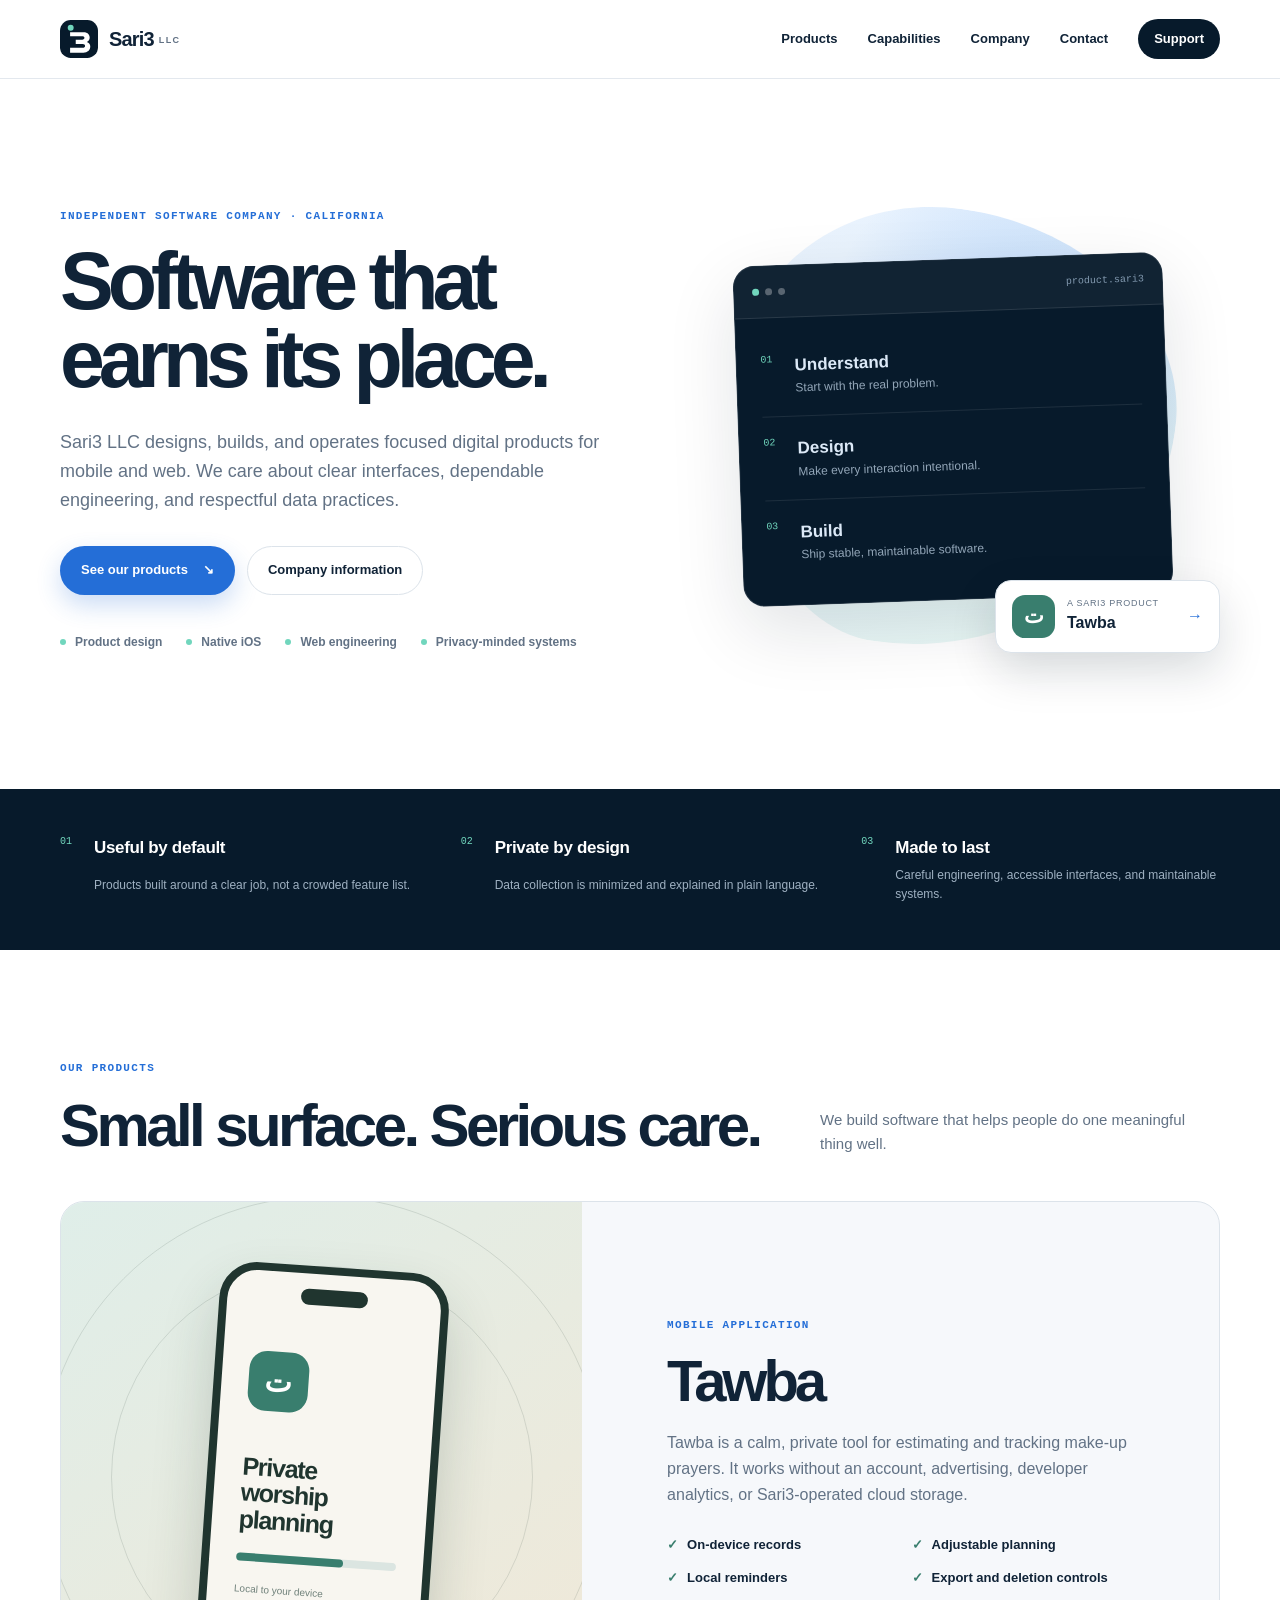
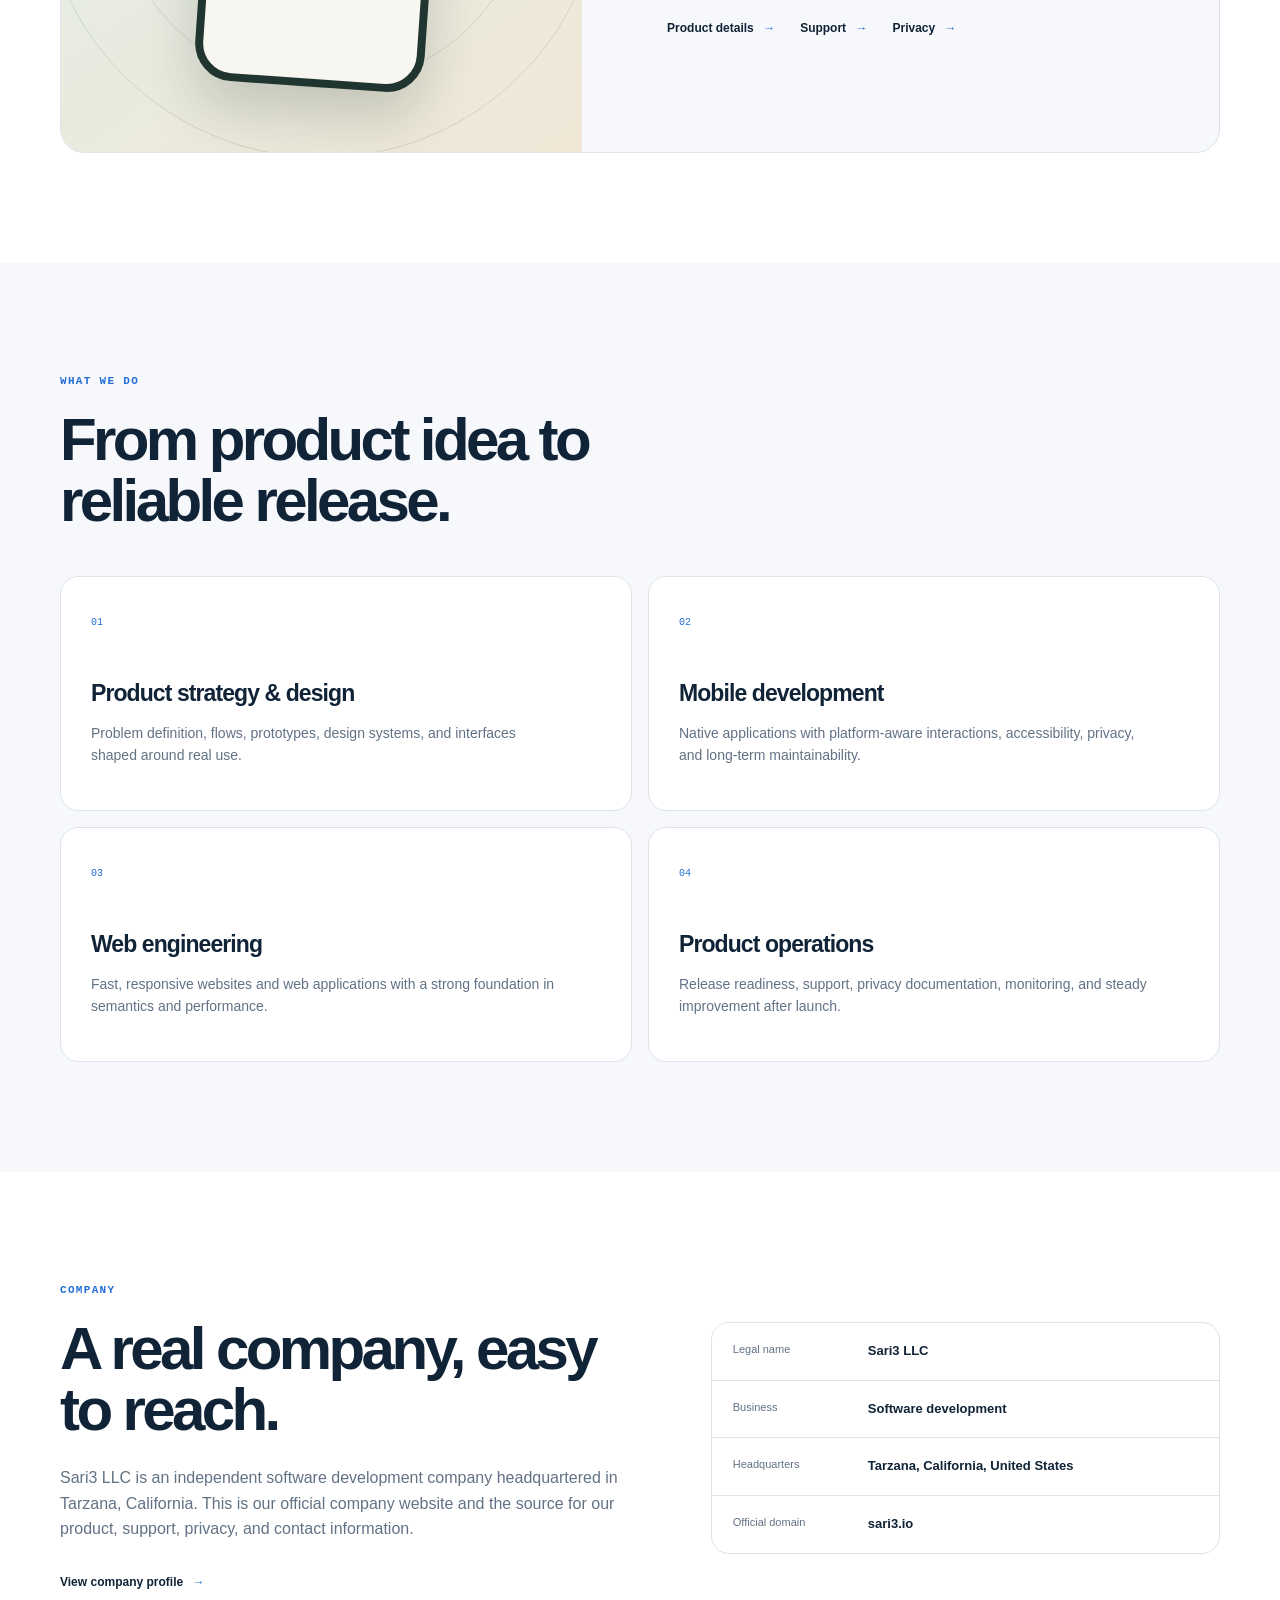
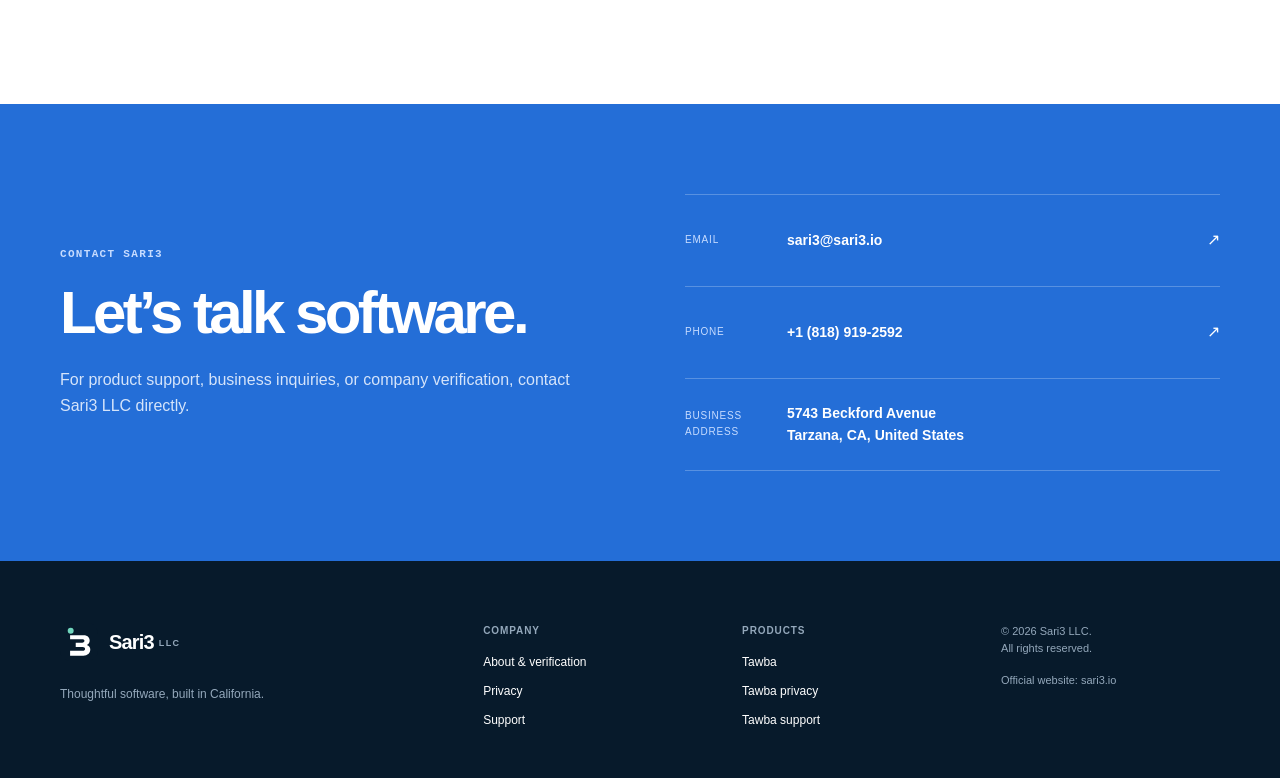
<file: index.html>
<!doctype html>
<html lang="en">
<head>
  <meta charset="utf-8">
  <meta name="viewport" content="width=device-width, initial-scale=1">
  <meta name="description" content="Sari3 LLC is an independent software development company in Tarzana, California, building thoughtful mobile and web products.">
  <meta name="theme-color" content="#071a2b">
  <meta property="og:title" content="Sari3 LLC — Software development company">
  <meta property="og:description" content="Thoughtful mobile and web products, designed and engineered in California.">
  <meta property="og:type" content="website">
  <meta property="og:url" content="https://sari3.io/">
  <link rel="canonical" href="https://sari3.io/">
  <link rel="icon" href="/assets/favicon.svg" type="image/svg+xml">
  <link rel="manifest" href="/site.webmanifest">
  <link rel="stylesheet" href="/styles.css">
  <title>Sari3 LLC — Software development company</title>
  <script type="application/ld+json">
  {
    "@context": "https://schema.org",
    "@type": "Organization",
    "name": "Sari3 LLC",
    "legalName": "Sari3 LLC",
    "url": "https://sari3.io/",
    "logo": "https://sari3.io/assets/logo.svg",
    "email": "sari3@sari3.io",
    "telephone": "+1-818-919-2592",
    "description": "An independent software development company building mobile and web products.",
    "address": {
      "@type": "PostalAddress",
      "streetAddress": "5743 Beckford Avenue",
      "addressLocality": "Tarzana",
      "addressRegion": "CA",
      "addressCountry": "US"
    }
  }
  </script>
</head>
<body>
  <a class="skip-link" href="#main">Skip to content</a>
  <header class="site-header">
    <div class="nav-shell">
      <a class="brand" href="/" aria-label="Sari3 LLC home">
        <img src="/assets/logo.svg" alt="" width="38" height="38">
        <span>Sari3 <small>LLC</small></span>
      </a>
      <button class="menu-toggle" type="button" aria-expanded="false" aria-controls="primary-navigation">
        <span class="sr-only">Toggle navigation</span><span></span><span></span>
      </button>
      <nav class="site-nav" id="primary-navigation" aria-label="Primary navigation">
        <a href="#work">Products</a>
        <a href="#capabilities">Capabilities</a>
        <a href="/company/">Company</a>
        <a href="#contact">Contact</a>
        <a class="nav-cta" href="/support/">Support</a>
      </nav>
    </div>
  </header>

  <main id="main">
    <section class="hero section-shell">
      <div class="hero-copy">
        <p class="eyebrow">Independent software company · California</p>
        <h1>Software that earns its place.</h1>
        <p class="hero-lede">Sari3 LLC designs, builds, and operates focused digital products for mobile and web. We care about clear interfaces, dependable engineering, and respectful data practices.</p>
        <div class="hero-actions">
          <a class="button button-primary" href="#work">See our products <span aria-hidden="true">↘</span></a>
          <a class="button button-secondary" href="/company/">Company information</a>
        </div>
        <ul class="capability-list" aria-label="Core capabilities">
          <li>Product design</li>
          <li>Native iOS</li>
          <li>Web engineering</li>
          <li>Privacy-minded systems</li>
        </ul>
      </div>
      <div class="hero-visual" aria-label="Sari3 product development process">
        <div class="visual-glow"></div>
        <div class="code-card">
          <div class="code-top"><span><i></i><i></i><i></i></span><small>product.sari3</small></div>
          <div class="code-body">
            <p><span>01</span><strong>Understand</strong><small>Start with the real problem.</small></p>
            <p><span>02</span><strong>Design</strong><small>Make every interaction intentional.</small></p>
            <p><span>03</span><strong>Build</strong><small>Ship stable, maintainable software.</small></p>
          </div>
        </div>
        <a class="product-chip" href="/tawba/">
          <span class="tawba-mark" aria-hidden="true">ت</span>
          <span><small>A Sari3 product</small><strong>Tawba</strong></span>
          <b aria-hidden="true">→</b>
        </a>
      </div>
    </section>

    <section class="principles-band" aria-label="How Sari3 works">
      <div class="section-shell principle-grid">
        <div><span>01</span><h2>Useful by default</h2><p>Products built around a clear job, not a crowded feature list.</p></div>
        <div><span>02</span><h2>Private by design</h2><p>Data collection is minimized and explained in plain language.</p></div>
        <div><span>03</span><h2>Made to last</h2><p>Careful engineering, accessible interfaces, and maintainable systems.</p></div>
      </div>
    </section>

    <section class="section section-shell" id="work" aria-labelledby="work-title">
      <div class="section-heading">
        <div><p class="eyebrow">Our products</p><h2 id="work-title">Small surface. Serious care.</h2></div>
        <p>We build software that helps people do one meaningful thing well.</p>
      </div>
      <article class="featured-product">
        <div class="product-visual">
          <div class="phone-frame">
            <div class="phone-speaker"></div>
            <span class="tawba-mark large" aria-hidden="true">ت</span>
            <p>Private worship planning</p>
            <div class="progress-line"><span></span></div>
            <small>Local to your device</small>
          </div>
        </div>
        <div class="product-copy">
          <p class="eyebrow">Mobile application</p>
          <h3>Tawba</h3>
          <p>Tawba is a calm, private tool for estimating and tracking make-up prayers. It works without an account, advertising, developer analytics, or Sari3-operated cloud storage.</p>
          <ul class="check-list">
            <li>On-device records</li>
            <li>Adjustable planning</li>
            <li>Local reminders</li>
            <li>Export and deletion controls</li>
          </ul>
          <div class="link-row">
            <a class="text-link" href="/tawba/">Product details <span aria-hidden="true">→</span></a>
            <a class="text-link" href="/tawba/support/">Support <span aria-hidden="true">→</span></a>
            <a class="text-link" href="/tawba/privacy/">Privacy <span aria-hidden="true">→</span></a>
          </div>
        </div>
      </article>
    </section>

    <section class="section section-soft" id="capabilities" aria-labelledby="capabilities-title">
      <div class="section-shell">
        <div class="section-heading"><div><p class="eyebrow">What we do</p><h2 id="capabilities-title">From product idea to reliable release.</h2></div></div>
        <div class="service-grid">
          <article><span class="service-number">01</span><h3>Product strategy &amp; design</h3><p>Problem definition, flows, prototypes, design systems, and interfaces shaped around real use.</p></article>
          <article><span class="service-number">02</span><h3>Mobile development</h3><p>Native applications with platform-aware interactions, accessibility, privacy, and long-term maintainability.</p></article>
          <article><span class="service-number">03</span><h3>Web engineering</h3><p>Fast, responsive websites and web applications with a strong foundation in semantics and performance.</p></article>
          <article><span class="service-number">04</span><h3>Product operations</h3><p>Release readiness, support, privacy documentation, monitoring, and steady improvement after launch.</p></article>
        </div>
      </div>
    </section>

    <section class="section section-shell company-preview" aria-labelledby="company-title">
      <div>
        <p class="eyebrow">Company</p>
        <h2 id="company-title">A real company, easy to reach.</h2>
        <p>Sari3 LLC is an independent software development company headquartered in Tarzana, California. This is our official company website and the source for our product, support, privacy, and contact information.</p>
        <a class="text-link" href="/company/">View company profile <span aria-hidden="true">→</span></a>
      </div>
      <dl class="company-facts">
        <div><dt>Legal name</dt><dd>Sari3 LLC</dd></div>
        <div><dt>Business</dt><dd>Software development</dd></div>
        <div><dt>Headquarters</dt><dd>Tarzana, California, United States</dd></div>
        <div><dt>Official domain</dt><dd>sari3.io</dd></div>
      </dl>
    </section>

    <section class="contact-section" id="contact" aria-labelledby="contact-title">
      <div class="section-shell contact-grid">
        <div><p class="eyebrow light">Contact Sari3</p><h2 id="contact-title">Let’s talk software.</h2><p>For product support, business inquiries, or company verification, contact Sari3 LLC directly.</p></div>
        <div class="contact-actions">
          <a href="mailto:sari3@sari3.io"><small>Email</small><strong>sari3@sari3.io</strong><span aria-hidden="true">↗</span></a>
          <a href="tel:+18189192592"><small>Phone</small><strong>+1 (818) 919-2592</strong><span aria-hidden="true">↗</span></a>
          <div><small>Business address</small><strong>5743 Beckford Avenue<br>Tarzana, CA, United States</strong></div>
        </div>
      </div>
    </section>
  </main>

  <footer class="site-footer">
    <div class="section-shell footer-grid">
      <div><a class="brand brand-inverse" href="/" aria-label="Sari3 LLC home"><img src="/assets/logo.svg" alt="" width="34" height="34"><span>Sari3 <small>LLC</small></span></a><p>Thoughtful software, built in California.</p></div>
      <nav aria-label="Company links"><strong>Company</strong><a href="/company/">About &amp; verification</a><a href="/privacy/">Privacy</a><a href="/support/">Support</a></nav>
      <nav aria-label="Product links"><strong>Products</strong><a href="/tawba/">Tawba</a><a href="/tawba/privacy/">Tawba privacy</a><a href="/tawba/support/">Tawba support</a></nav>
      <div class="footer-legal"><p>© 2026 Sari3 LLC.<br>All rights reserved.</p><p>Official website: sari3.io</p></div>
    </div>
  </footer>
  <script src="/script.js" defer></script>
</body>
</html>
</file>
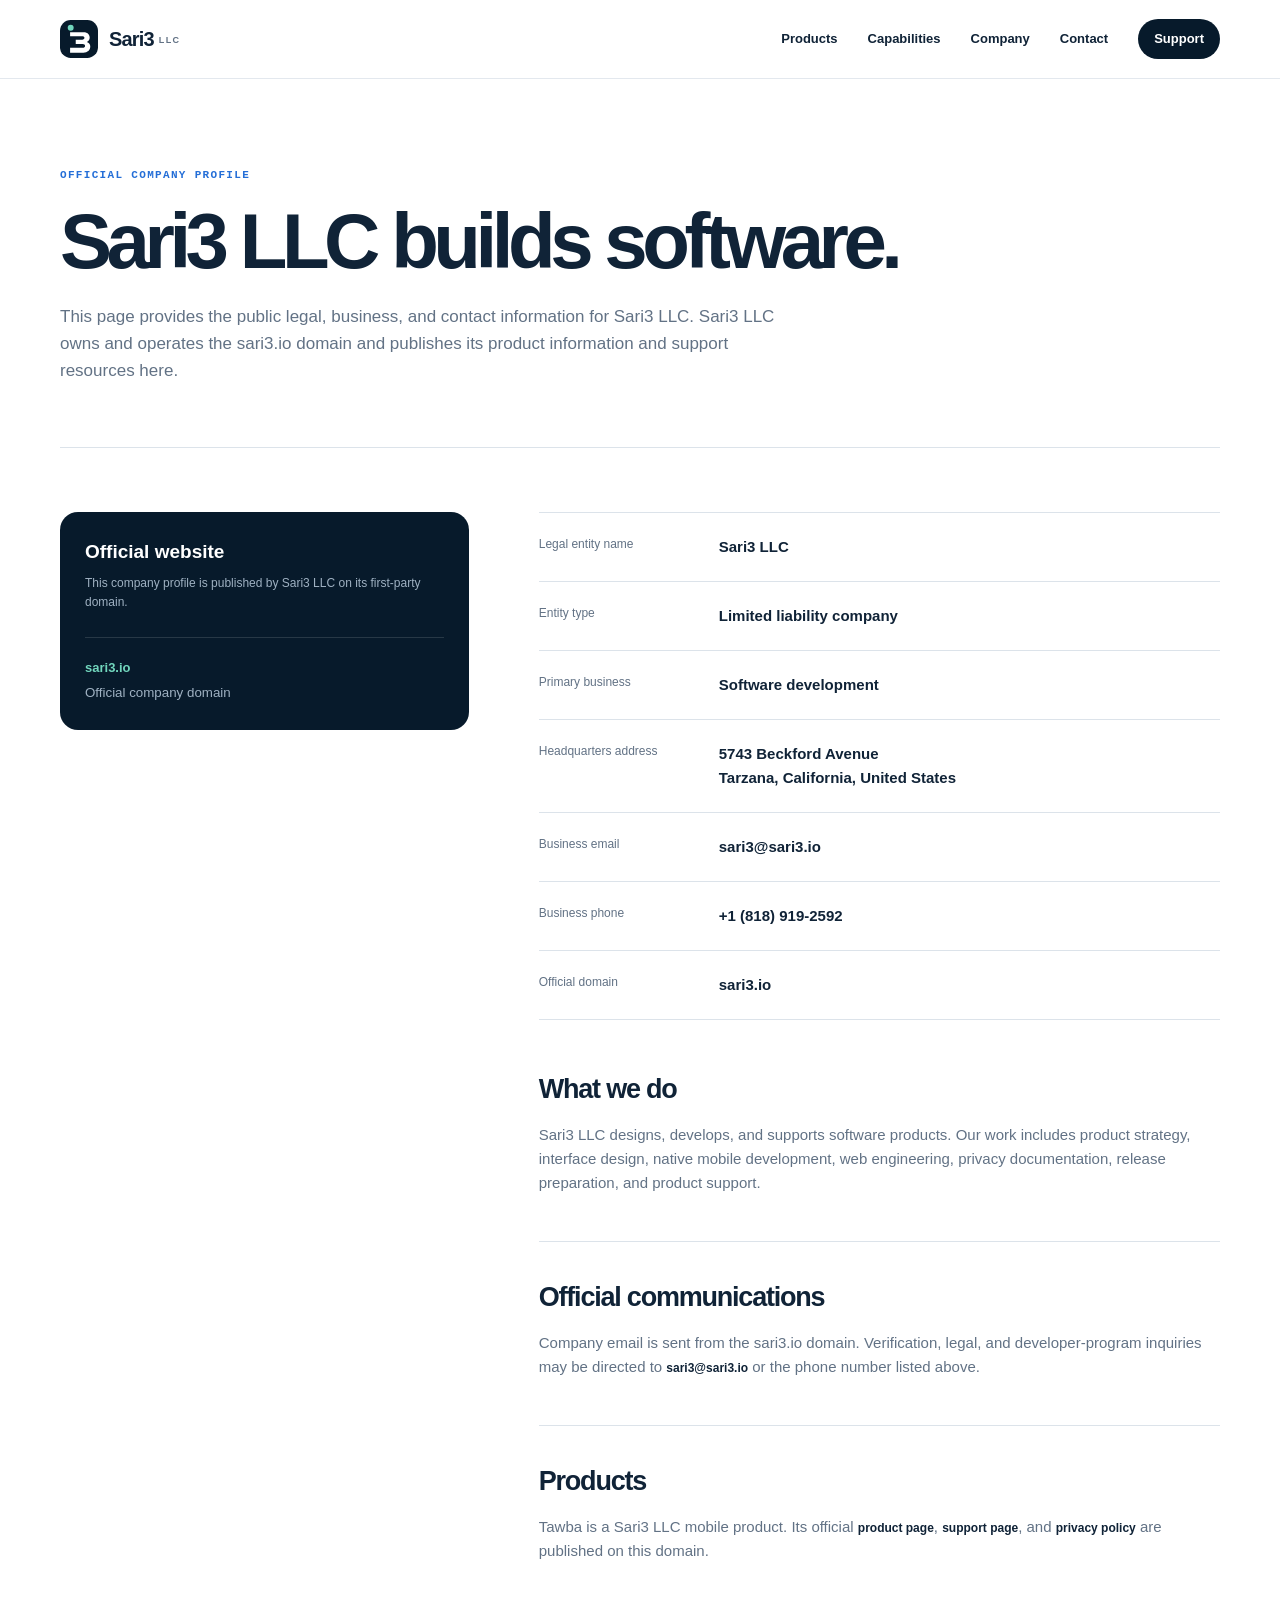
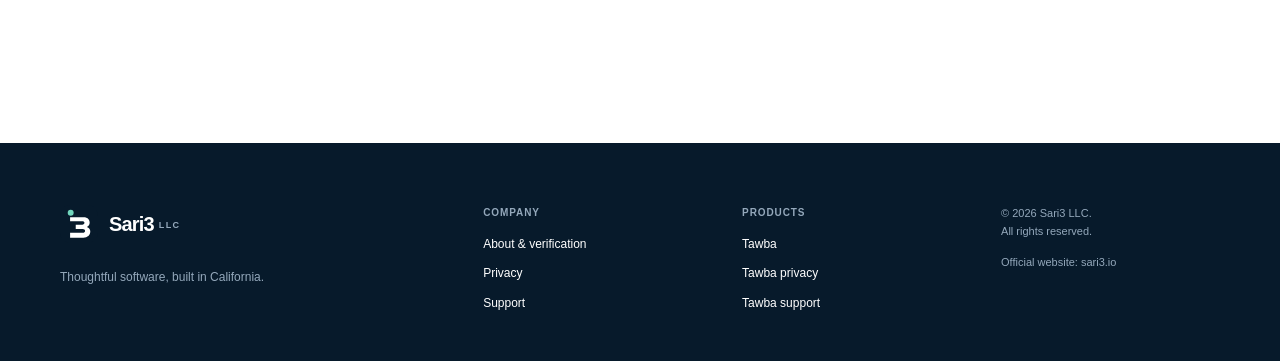
<file: company/index.html>
<!doctype html>
<html lang="en">
<head>
  <meta charset="utf-8">
  <meta name="viewport" content="width=device-width, initial-scale=1">
  <meta name="description" content="Official company and contact information for Sari3 LLC, a software development company in Tarzana, California.">
  <meta name="theme-color" content="#071a2b">
  <link rel="canonical" href="https://sari3.io/company/">
  <link rel="icon" href="/assets/favicon.svg" type="image/svg+xml">
  <link rel="stylesheet" href="/styles.css">
  <title>Company information — Sari3 LLC</title>
</head>
<body>
  <a class="skip-link" href="#main">Skip to content</a>
  <header class="site-header">
    <div class="nav-shell">
      <a class="brand" href="/" aria-label="Sari3 LLC home"><img src="/assets/logo.svg" alt="" width="38" height="38"><span>Sari3 <small>LLC</small></span></a>
      <button class="menu-toggle" type="button" aria-expanded="false" aria-controls="primary-navigation"><span class="sr-only">Toggle navigation</span><span></span><span></span></button>
      <nav class="site-nav" id="primary-navigation" aria-label="Primary navigation"><a href="/#work">Products</a><a href="/#capabilities">Capabilities</a><a href="/company/" aria-current="page">Company</a><a href="/#contact">Contact</a><a class="nav-cta" href="/support/">Support</a></nav>
    </div>
  </header>
  <main id="main">
    <section class="page-hero section-shell">
      <p class="eyebrow">Official company profile</p>
      <h1>Sari3 LLC builds software.</h1>
      <p>This page provides the public legal, business, and contact information for Sari3 LLC. Sari3 LLC owns and operates the sari3.io domain and publishes its product information and support resources here.</p>
    </section>
    <section class="page-content section-shell profile-grid">
      <aside class="profile-aside">
        <h2>Official website</h2>
        <p>This company profile is published by Sari3 LLC on its first-party domain.</p>
        <div class="verified-domain"><strong>sari3.io</strong><small>Official company domain</small></div>
      </aside>
      <div>
        <dl class="detail-list">
          <div><dt>Legal entity name</dt><dd>Sari3 LLC</dd></div>
          <div><dt>Entity type</dt><dd>Limited liability company</dd></div>
          <div><dt>Primary business</dt><dd>Software development</dd></div>
          <div><dt>Headquarters address</dt><dd>5743 Beckford Avenue<br>Tarzana, California, United States</dd></div>
          <div><dt>Business email</dt><dd><a href="mailto:sari3@sari3.io">sari3@sari3.io</a></dd></div>
          <div><dt>Business phone</dt><dd><a href="tel:+18189192592">+1 (818) 919-2592</a></dd></div>
          <div><dt>Official domain</dt><dd>sari3.io</dd></div>
        </dl>
        <div class="content-section" style="margin-top:48px">
          <h2>What we do</h2>
          <p>Sari3 LLC designs, develops, and supports software products. Our work includes product strategy, interface design, native mobile development, web engineering, privacy documentation, release preparation, and product support.</p>
        </div>
        <div class="content-section">
          <h2>Official communications</h2>
          <p>Company email is sent from the sari3.io domain. Verification, legal, and developer-program inquiries may be directed to <a class="text-link" href="mailto:sari3@sari3.io">sari3@sari3.io</a> or the phone number listed above.</p>
        </div>
        <div class="content-section">
          <h2>Products</h2>
          <p>Tawba is a Sari3 LLC mobile product. Its official <a class="text-link" href="/tawba/">product page</a>, <a class="text-link" href="/tawba/support/">support page</a>, and <a class="text-link" href="/tawba/privacy/">privacy policy</a> are published on this domain.</p>
        </div>
      </div>
    </section>
  </main>
  <footer class="site-footer"><div class="section-shell footer-grid"><div><a class="brand brand-inverse" href="/"><img src="/assets/logo.svg" alt="" width="34" height="34"><span>Sari3 <small>LLC</small></span></a><p>Thoughtful software, built in California.</p></div><nav aria-label="Company links"><strong>Company</strong><a href="/company/">About &amp; verification</a><a href="/privacy/">Privacy</a><a href="/support/">Support</a></nav><nav aria-label="Product links"><strong>Products</strong><a href="/tawba/">Tawba</a><a href="/tawba/privacy/">Tawba privacy</a><a href="/tawba/support/">Tawba support</a></nav><div class="footer-legal"><p>© 2026 Sari3 LLC.<br>All rights reserved.</p><p>Official website: sari3.io</p></div></div></footer>
  <script src="/script.js" defer></script>
</body>
</html>
</file>
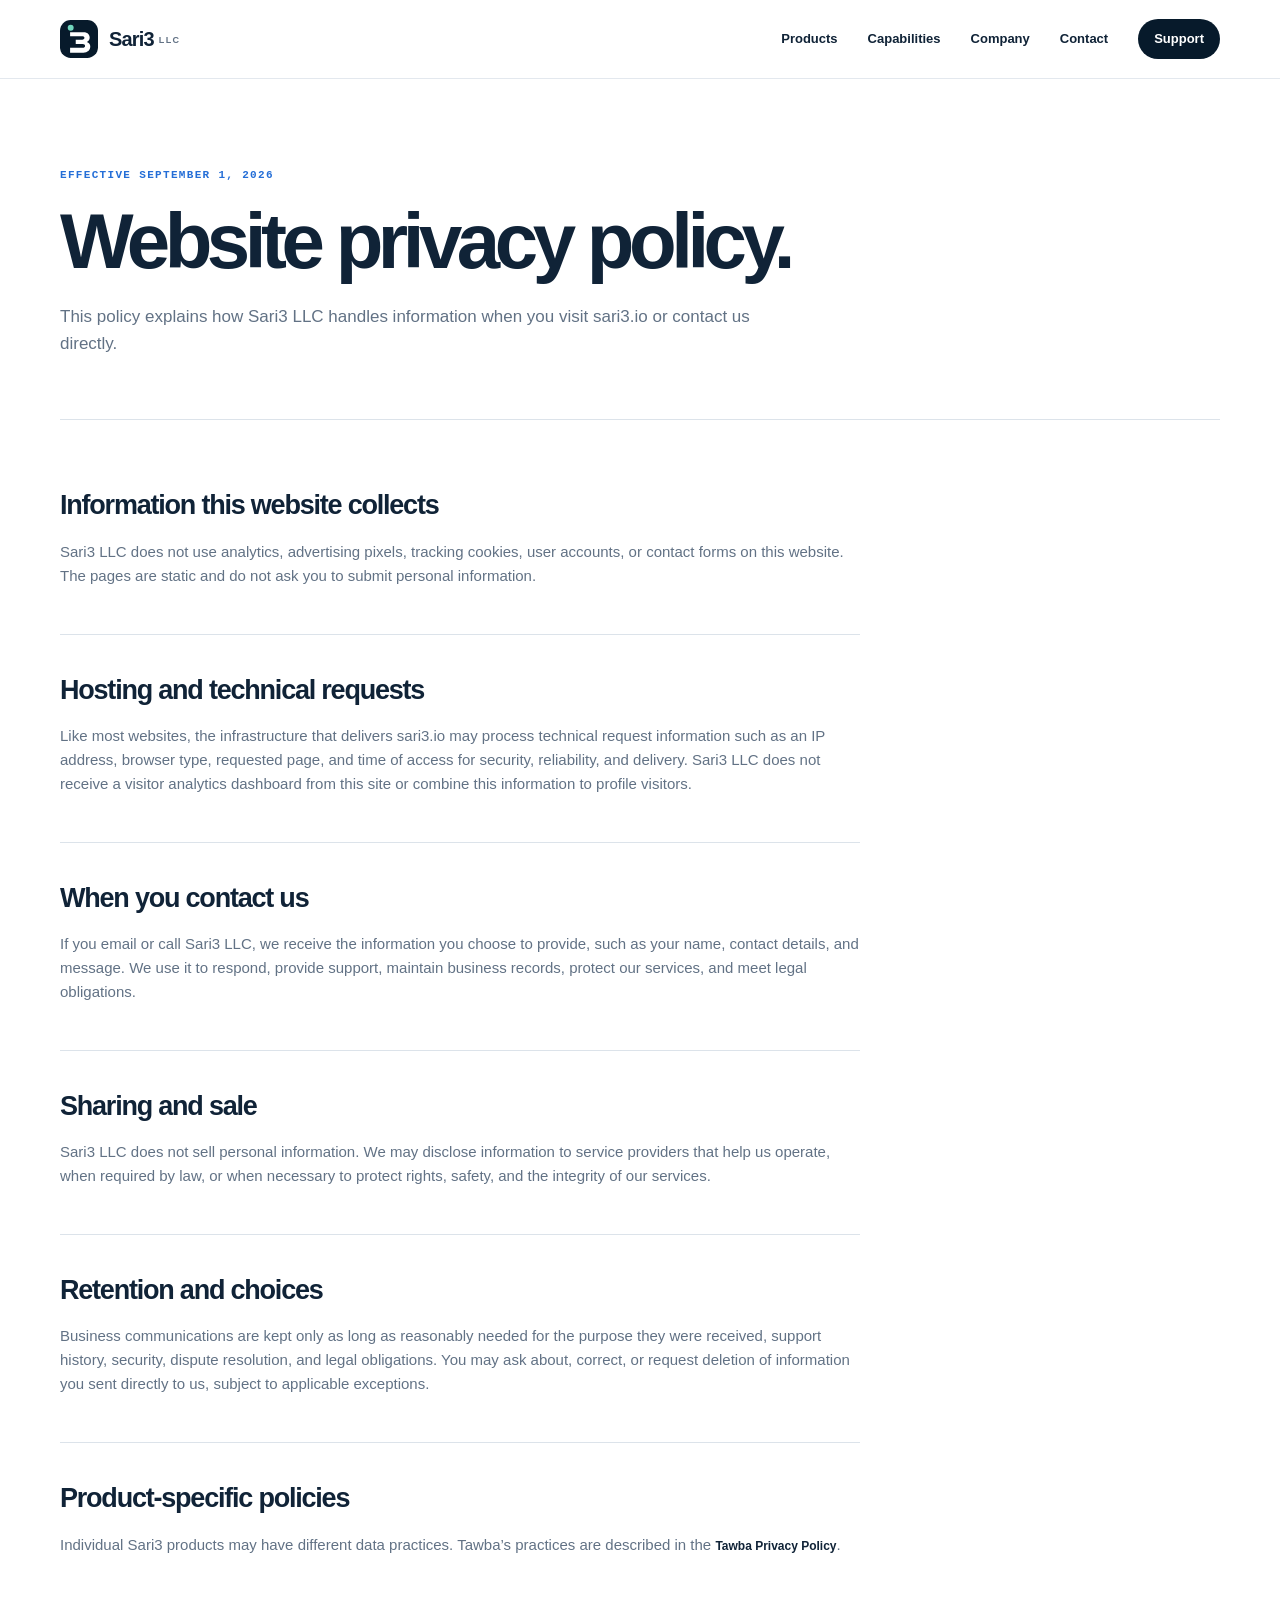
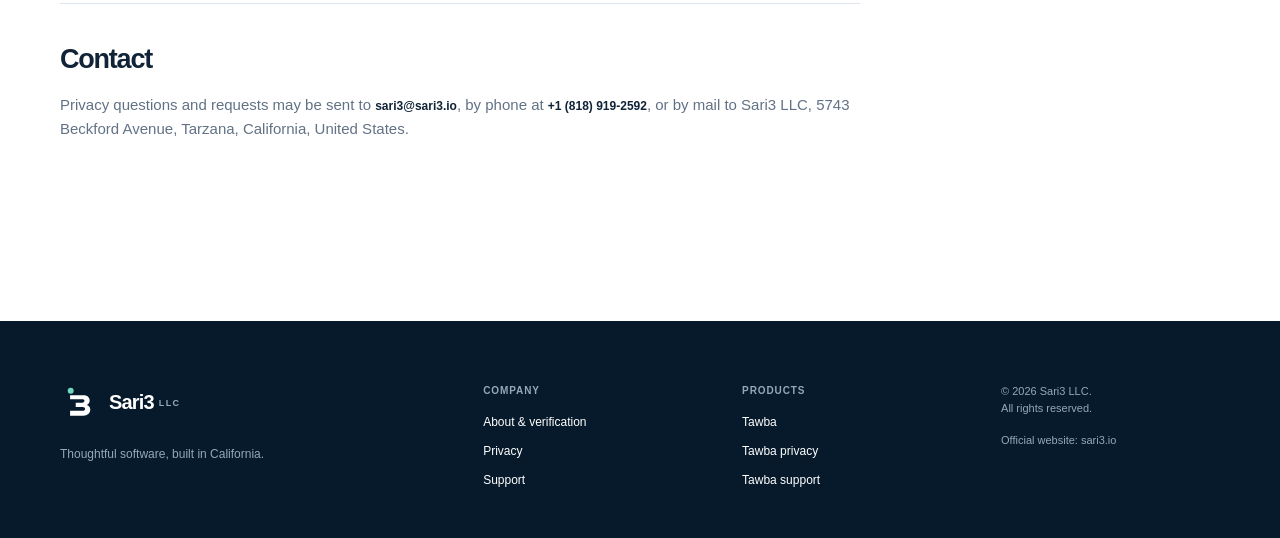
<file: privacy/index.html>
<!doctype html>
<html lang="en">
<head>
  <meta charset="utf-8">
  <meta name="viewport" content="width=device-width, initial-scale=1">
  <meta name="description" content="Website privacy policy for Sari3 LLC and sari3.io.">
  <meta name="theme-color" content="#071a2b">
  <link rel="canonical" href="https://sari3.io/privacy/">
  <link rel="icon" href="/assets/favicon.svg" type="image/svg+xml">
  <link rel="stylesheet" href="/styles.css">
  <title>Website privacy policy — Sari3 LLC</title>
</head>
<body>
  <a class="skip-link" href="#main">Skip to content</a>
  <header class="site-header"><div class="nav-shell"><a class="brand" href="/"><img src="/assets/logo.svg" alt="" width="38" height="38"><span>Sari3 <small>LLC</small></span></a><button class="menu-toggle" type="button" aria-expanded="false" aria-controls="primary-navigation"><span class="sr-only">Toggle navigation</span><span></span><span></span></button><nav class="site-nav" id="primary-navigation" aria-label="Primary navigation"><a href="/#work">Products</a><a href="/#capabilities">Capabilities</a><a href="/company/">Company</a><a href="/#contact">Contact</a><a class="nav-cta" href="/support/">Support</a></nav></div></header>
  <main id="main">
    <section class="page-hero section-shell"><p class="eyebrow">Effective September 1, 2026</p><h1>Website privacy policy.</h1><p>This policy explains how Sari3 LLC handles information when you visit sari3.io or contact us directly.</p></section>
    <article class="page-content section-shell">
      <section class="content-section"><h2>Information this website collects</h2><p>Sari3 LLC does not use analytics, advertising pixels, tracking cookies, user accounts, or contact forms on this website. The pages are static and do not ask you to submit personal information.</p></section>
      <section class="content-section"><h2>Hosting and technical requests</h2><p>Like most websites, the infrastructure that delivers sari3.io may process technical request information such as an IP address, browser type, requested page, and time of access for security, reliability, and delivery. Sari3 LLC does not receive a visitor analytics dashboard from this site or combine this information to profile visitors.</p></section>
      <section class="content-section"><h2>When you contact us</h2><p>If you email or call Sari3 LLC, we receive the information you choose to provide, such as your name, contact details, and message. We use it to respond, provide support, maintain business records, protect our services, and meet legal obligations.</p></section>
      <section class="content-section"><h2>Sharing and sale</h2><p>Sari3 LLC does not sell personal information. We may disclose information to service providers that help us operate, when required by law, or when necessary to protect rights, safety, and the integrity of our services.</p></section>
      <section class="content-section"><h2>Retention and choices</h2><p>Business communications are kept only as long as reasonably needed for the purpose they were received, support history, security, dispute resolution, and legal obligations. You may ask about, correct, or request deletion of information you sent directly to us, subject to applicable exceptions.</p></section>
      <section class="content-section"><h2>Product-specific policies</h2><p>Individual Sari3 products may have different data practices. Tawba’s practices are described in the <a class="text-link" href="/tawba/privacy/">Tawba Privacy Policy</a>.</p></section>
      <section class="content-section"><h2>Contact</h2><p>Privacy questions and requests may be sent to <a class="text-link" href="mailto:sari3@sari3.io">sari3@sari3.io</a>, by phone at <a class="text-link" href="tel:+18189192592">+1 (818) 919-2592</a>, or by mail to Sari3 LLC, 5743 Beckford Avenue, Tarzana, California, United States.</p></section>
    </article>
  </main>
  <footer class="site-footer"><div class="section-shell footer-grid"><div><a class="brand brand-inverse" href="/"><img src="/assets/logo.svg" alt="" width="34" height="34"><span>Sari3 <small>LLC</small></span></a><p>Thoughtful software, built in California.</p></div><nav aria-label="Company links"><strong>Company</strong><a href="/company/">About &amp; verification</a><a href="/privacy/">Privacy</a><a href="/support/">Support</a></nav><nav aria-label="Product links"><strong>Products</strong><a href="/tawba/">Tawba</a><a href="/tawba/privacy/">Tawba privacy</a><a href="/tawba/support/">Tawba support</a></nav><div class="footer-legal"><p>© 2026 Sari3 LLC.<br>All rights reserved.</p><p>Official website: sari3.io</p></div></div></footer>
  <script src="/script.js" defer></script>
</body>
</html>
</file>
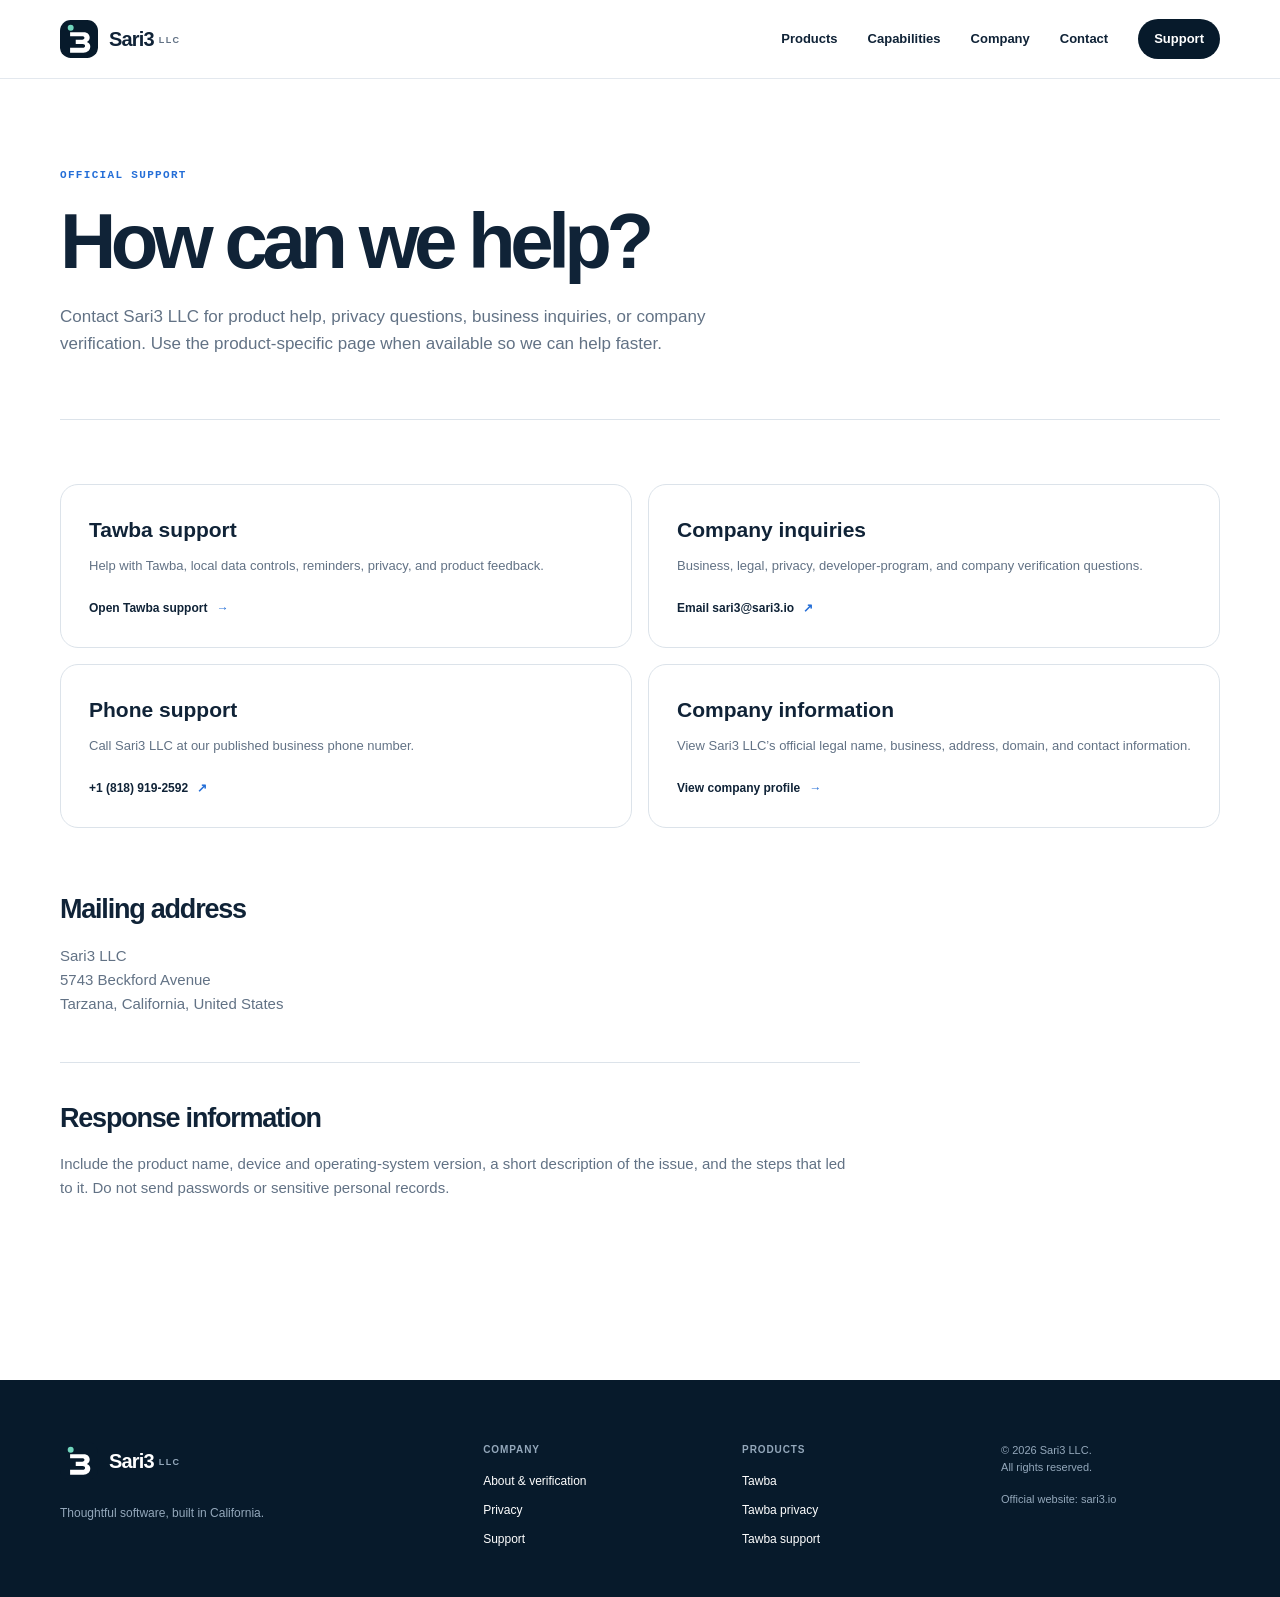
<file: support/index.html>
<!doctype html>
<html lang="en">
<head>
  <meta charset="utf-8">
  <meta name="viewport" content="width=device-width, initial-scale=1">
  <meta name="description" content="Official product and company support for Sari3 LLC.">
  <meta name="theme-color" content="#071a2b">
  <link rel="canonical" href="https://sari3.io/support/">
  <link rel="icon" href="/assets/favicon.svg" type="image/svg+xml">
  <link rel="stylesheet" href="/styles.css">
  <title>Support — Sari3 LLC</title>
</head>
<body>
  <a class="skip-link" href="#main">Skip to content</a>
  <header class="site-header"><div class="nav-shell"><a class="brand" href="/"><img src="/assets/logo.svg" alt="" width="38" height="38"><span>Sari3 <small>LLC</small></span></a><button class="menu-toggle" type="button" aria-expanded="false" aria-controls="primary-navigation"><span class="sr-only">Toggle navigation</span><span></span><span></span></button><nav class="site-nav" id="primary-navigation" aria-label="Primary navigation"><a href="/#work">Products</a><a href="/#capabilities">Capabilities</a><a href="/company/">Company</a><a href="/#contact">Contact</a><a class="nav-cta" href="/support/" aria-current="page">Support</a></nav></div></header>
  <main id="main">
    <section class="page-hero section-shell"><p class="eyebrow">Official support</p><h1>How can we help?</h1><p>Contact Sari3 LLC for product help, privacy questions, business inquiries, or company verification. Use the product-specific page when available so we can help faster.</p></section>
    <section class="page-content section-shell">
      <div class="support-grid">
        <article class="support-card"><h2>Tawba support</h2><p>Help with Tawba, local data controls, reminders, privacy, and product feedback.</p><a class="text-link" href="/tawba/support/">Open Tawba support <span aria-hidden="true">→</span></a></article>
        <article class="support-card"><h2>Company inquiries</h2><p>Business, legal, privacy, developer-program, and company verification questions.</p><a class="text-link" href="mailto:sari3@sari3.io">Email sari3@sari3.io <span aria-hidden="true">↗</span></a></article>
        <article class="support-card"><h2>Phone support</h2><p>Call Sari3 LLC at our published business phone number.</p><a class="text-link" href="tel:+18189192592">+1 (818) 919-2592 <span aria-hidden="true">↗</span></a></article>
        <article class="support-card"><h2>Company information</h2><p>View Sari3 LLC’s official legal name, business, address, domain, and contact information.</p><a class="text-link" href="/company/">View company profile <span aria-hidden="true">→</span></a></article>
      </div>
      <div class="content-section" style="margin-top:60px"><h2>Mailing address</h2><p>Sari3 LLC<br>5743 Beckford Avenue<br>Tarzana, California, United States</p></div>
      <div class="content-section"><h2>Response information</h2><p>Include the product name, device and operating-system version, a short description of the issue, and the steps that led to it. Do not send passwords or sensitive personal records.</p></div>
    </section>
  </main>
  <footer class="site-footer"><div class="section-shell footer-grid"><div><a class="brand brand-inverse" href="/"><img src="/assets/logo.svg" alt="" width="34" height="34"><span>Sari3 <small>LLC</small></span></a><p>Thoughtful software, built in California.</p></div><nav aria-label="Company links"><strong>Company</strong><a href="/company/">About &amp; verification</a><a href="/privacy/">Privacy</a><a href="/support/">Support</a></nav><nav aria-label="Product links"><strong>Products</strong><a href="/tawba/">Tawba</a><a href="/tawba/privacy/">Tawba privacy</a><a href="/tawba/support/">Tawba support</a></nav><div class="footer-legal"><p>© 2026 Sari3 LLC.<br>All rights reserved.</p><p>Official website: sari3.io</p></div></div></footer>
  <script src="/script.js" defer></script>
</body>
</html>
</file>
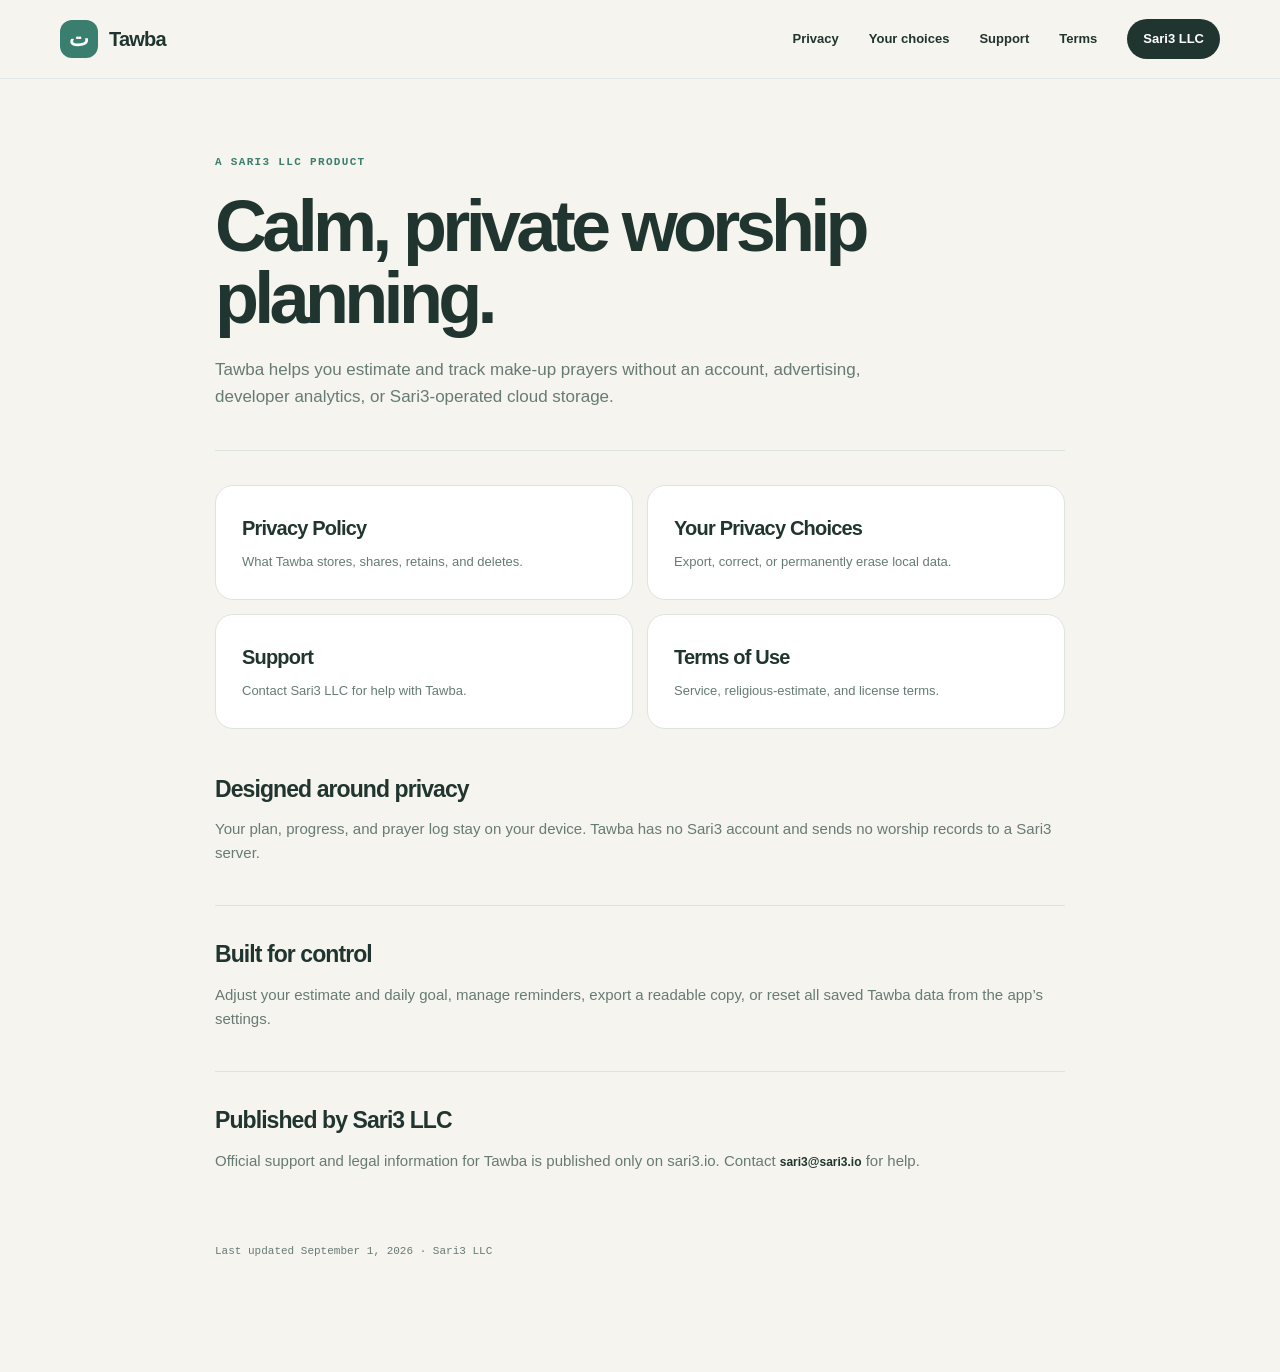
<file: tawba/index.html>
<!doctype html>
<html lang="en">
<head>
  <meta charset="utf-8">
  <meta name="viewport" content="width=device-width, initial-scale=1">
  <meta name="description" content="Tawba is a private, on-device worship planning app from Sari3 LLC.">
  <meta name="theme-color" content="#20352f">
  <link rel="canonical" href="https://sari3.io/tawba/">
  <link rel="icon" href="/assets/favicon.svg" type="image/svg+xml">
  <link rel="stylesheet" href="/styles.css">
  <title>Tawba — Private worship planning by Sari3 LLC</title>
</head>
<body class="tawba-page">
  <a class="skip-link" href="#main">Skip to content</a>
  <header class="site-header"><div class="nav-shell"><a class="brand tawba-brand" href="/tawba/"><span class="tawba-mark" aria-hidden="true">ت</span><span>Tawba</span></a><button class="menu-toggle" type="button" aria-expanded="false" aria-controls="primary-navigation"><span class="sr-only">Toggle navigation</span><span></span><span></span></button><nav class="site-nav" id="primary-navigation" aria-label="Tawba navigation"><a href="/tawba/privacy/">Privacy</a><a href="/tawba/privacy-choices/">Your choices</a><a href="/tawba/support/">Support</a><a href="/tawba/terms/">Terms</a><a class="nav-cta" href="/">Sari3 LLC</a></nav></div></header>
  <main class="legal-shell" id="main">
    <section class="legal-hero"><p class="eyebrow">A Sari3 LLC product</p><h1>Calm, private worship planning.</h1><p>Tawba helps you estimate and track make-up prayers without an account, advertising, developer analytics, or Sari3-operated cloud storage.</p></section>
    <section class="legal-grid" aria-label="Tawba resources">
      <a class="legal-card" href="/tawba/privacy/"><h2>Privacy Policy</h2><p>What Tawba stores, shares, retains, and deletes.</p></a>
      <a class="legal-card" href="/tawba/privacy-choices/"><h2>Your Privacy Choices</h2><p>Export, correct, or permanently erase local data.</p></a>
      <a class="legal-card" href="/tawba/support/"><h2>Support</h2><p>Contact Sari3 LLC for help with Tawba.</p></a>
      <a class="legal-card" href="/tawba/terms/"><h2>Terms of Use</h2><p>Service, religious-estimate, and license terms.</p></a>
    </section>
    <article class="legal-content">
      <section class="legal-section"><h2>Designed around privacy</h2><p>Your plan, progress, and prayer log stay on your device. Tawba has no Sari3 account and sends no worship records to a Sari3 server.</p></section>
      <section class="legal-section"><h2>Built for control</h2><p>Adjust your estimate and daily goal, manage reminders, export a readable copy, or reset all saved Tawba data from the app’s settings.</p></section>
      <section class="legal-section"><h2>Published by Sari3 LLC</h2><p>Official support and legal information for Tawba is published only on sari3.io. Contact <a class="text-link" href="mailto:sari3@sari3.io">sari3@sari3.io</a> for help.</p></section>
    </article>
    <p class="legal-meta">Last updated September 1, 2026 · Sari3 LLC</p>
  </main>
  <script src="/script.js" defer></script>
</body>
</html>
</file>
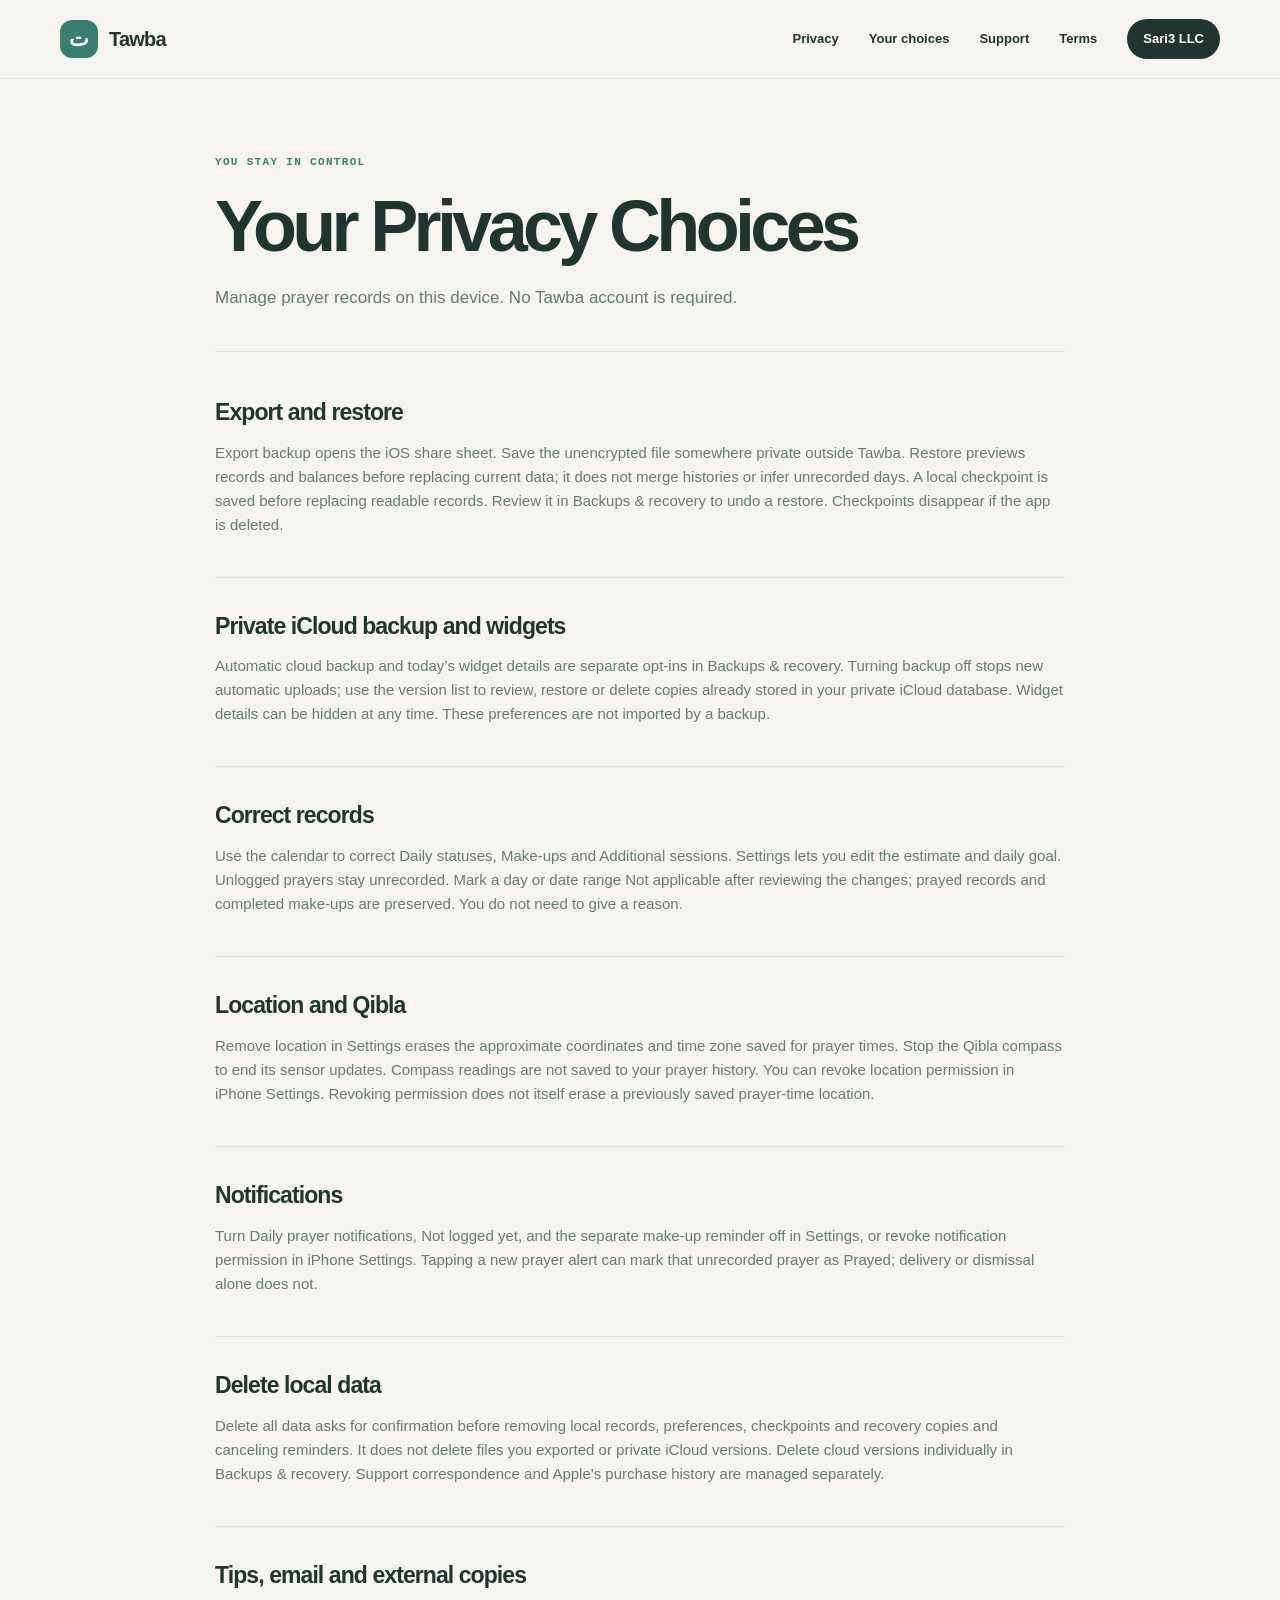
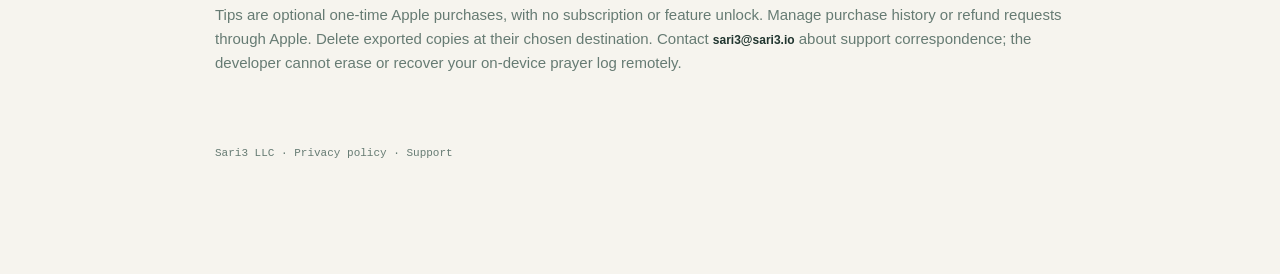
<file: tawba/privacy-choices/index.html>
<!doctype html>
<html lang="en">
<head>
  <meta charset="utf-8">
  <meta name="viewport" content="width=device-width, initial-scale=1">
  <meta name="description" content="Tawba privacy choices and local data controls from Sari3 LLC.">
  <meta name="theme-color" content="#20352f">
  <link rel="canonical" href="https://sari3.io/tawba/privacy-choices/">
  <link rel="icon" href="/assets/favicon.svg" type="image/svg+xml">
  <link rel="stylesheet" href="/styles.css">
  <title>Tawba Privacy Choices — Sari3 LLC</title>
</head>
<body class="tawba-page">
  <a class="skip-link" href="#main">Skip to content</a>
  <header class="site-header"><div class="nav-shell"><a class="brand tawba-brand" href="/tawba/"><span class="tawba-mark" aria-hidden="true">ت</span><span>Tawba</span></a><button class="menu-toggle" type="button" aria-expanded="false" aria-controls="primary-navigation"><span class="sr-only">Toggle navigation</span><span></span><span></span></button><nav class="site-nav" id="primary-navigation" aria-label="Tawba navigation"><a href="/tawba/privacy/">Privacy</a><a href="/tawba/privacy-choices/" aria-current="page">Your choices</a><a href="/tawba/support/">Support</a><a href="/tawba/terms/">Terms</a><a class="nav-cta" href="/">Sari3 LLC</a></nav></div></header>
  <main class="legal-shell" id="main">
    <section class="legal-hero"><p class="eyebrow">You stay in control</p><h1>Your Privacy Choices</h1><p>Manage prayer records on this device. No Tawba account is required.</p></section>
    <article class="legal-content">
      <section class="legal-section"><h2>Export and restore</h2><p>Export backup opens the iOS share sheet. Save the unencrypted file somewhere private outside Tawba. Restore previews records and balances before replacing current data; it does not merge histories or infer unrecorded days. A local checkpoint is saved before replacing readable records. Review it in Backups &amp; recovery to undo a restore. Checkpoints disappear if the app is deleted.</p></section>
      <section class="legal-section"><h2>Private iCloud backup and widgets</h2><p>Automatic cloud backup and today’s widget details are separate opt-ins in Backups &amp; recovery. Turning backup off stops new automatic uploads; use the version list to review, restore or delete copies already stored in your private iCloud database. Widget details can be hidden at any time. These preferences are not imported by a backup.</p></section>
      <section class="legal-section"><h2>Correct records</h2><p>Use the calendar to correct Daily statuses, Make-ups and Additional sessions. Settings lets you edit the estimate and daily goal. Unlogged prayers stay unrecorded. Mark a day or date range Not applicable after reviewing the changes; prayed records and completed make-ups are preserved. You do not need to give a reason.</p></section>
      <section class="legal-section"><h2>Location and Qibla</h2><p>Remove location in Settings erases the approximate coordinates and time zone saved for prayer times. Stop the Qibla compass to end its sensor updates. Compass readings are not saved to your prayer history. You can revoke location permission in iPhone Settings. Revoking permission does not itself erase a previously saved prayer-time location.</p></section>
      <section class="legal-section"><h2>Notifications</h2><p>Turn Daily prayer notifications, Not logged yet, and the separate make-up reminder off in Settings, or revoke notification permission in iPhone Settings. Tapping a new prayer alert can mark that unrecorded prayer as Prayed; delivery or dismissal alone does not.</p></section>
      <section class="legal-section"><h2>Delete local data</h2><p>Delete all data asks for confirmation before removing local records, preferences, checkpoints and recovery copies and canceling reminders. It does not delete files you exported or private iCloud versions. Delete cloud versions individually in Backups &amp; recovery. Support correspondence and Apple's purchase history are managed separately.</p></section>
      <section class="legal-section"><h2>Tips, email and external copies</h2><p>Tips are optional one-time Apple purchases, with no subscription or feature unlock. Manage purchase history or refund requests through Apple. Delete exported copies at their chosen destination. Contact <a class="text-link" href="mailto:sari3@sari3.io">sari3@sari3.io</a> about support correspondence; the developer cannot erase or recover your on-device prayer log remotely.</p></section>
    </article>
    <p class="legal-meta">Sari3 LLC · <a href="/tawba/privacy/">Privacy policy</a> · <a href="/tawba/support/">Support</a></p>
  </main>
  <script src="/script.js" defer></script>
</body>
</html>
</file>
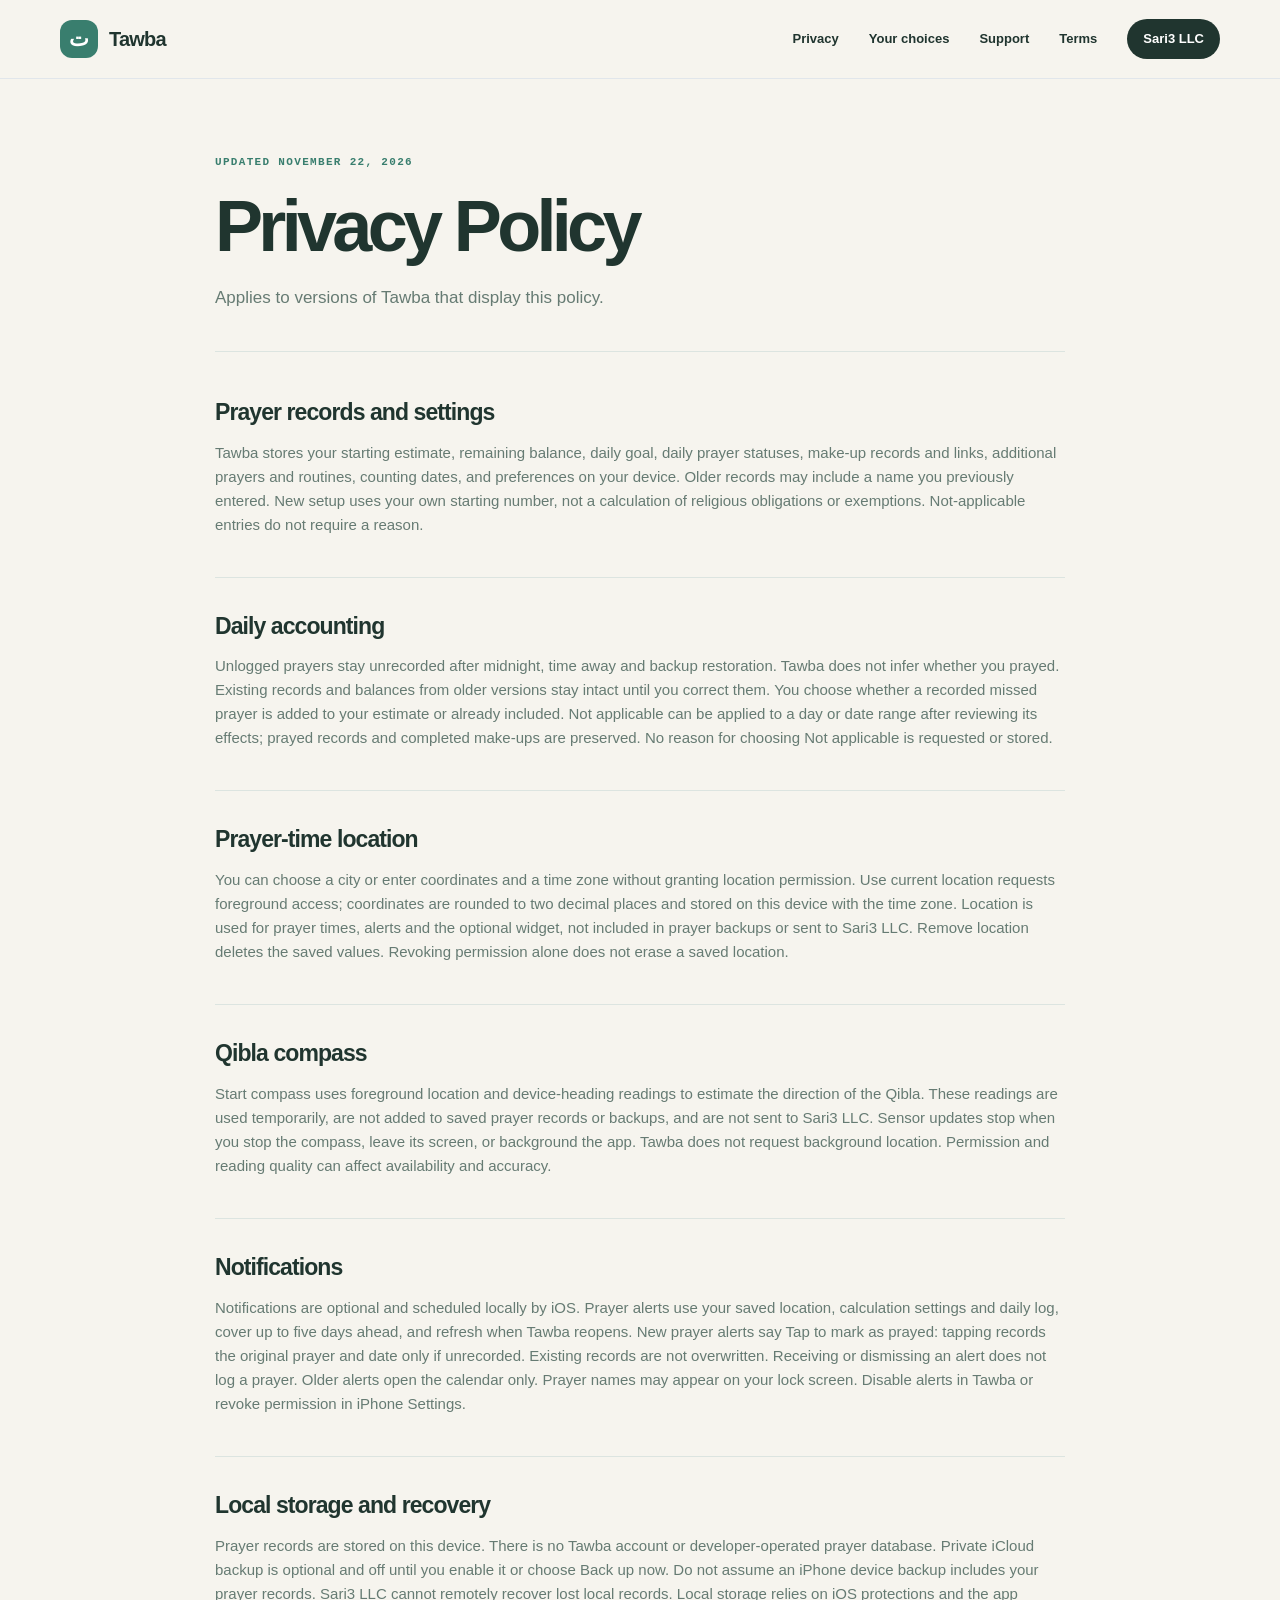
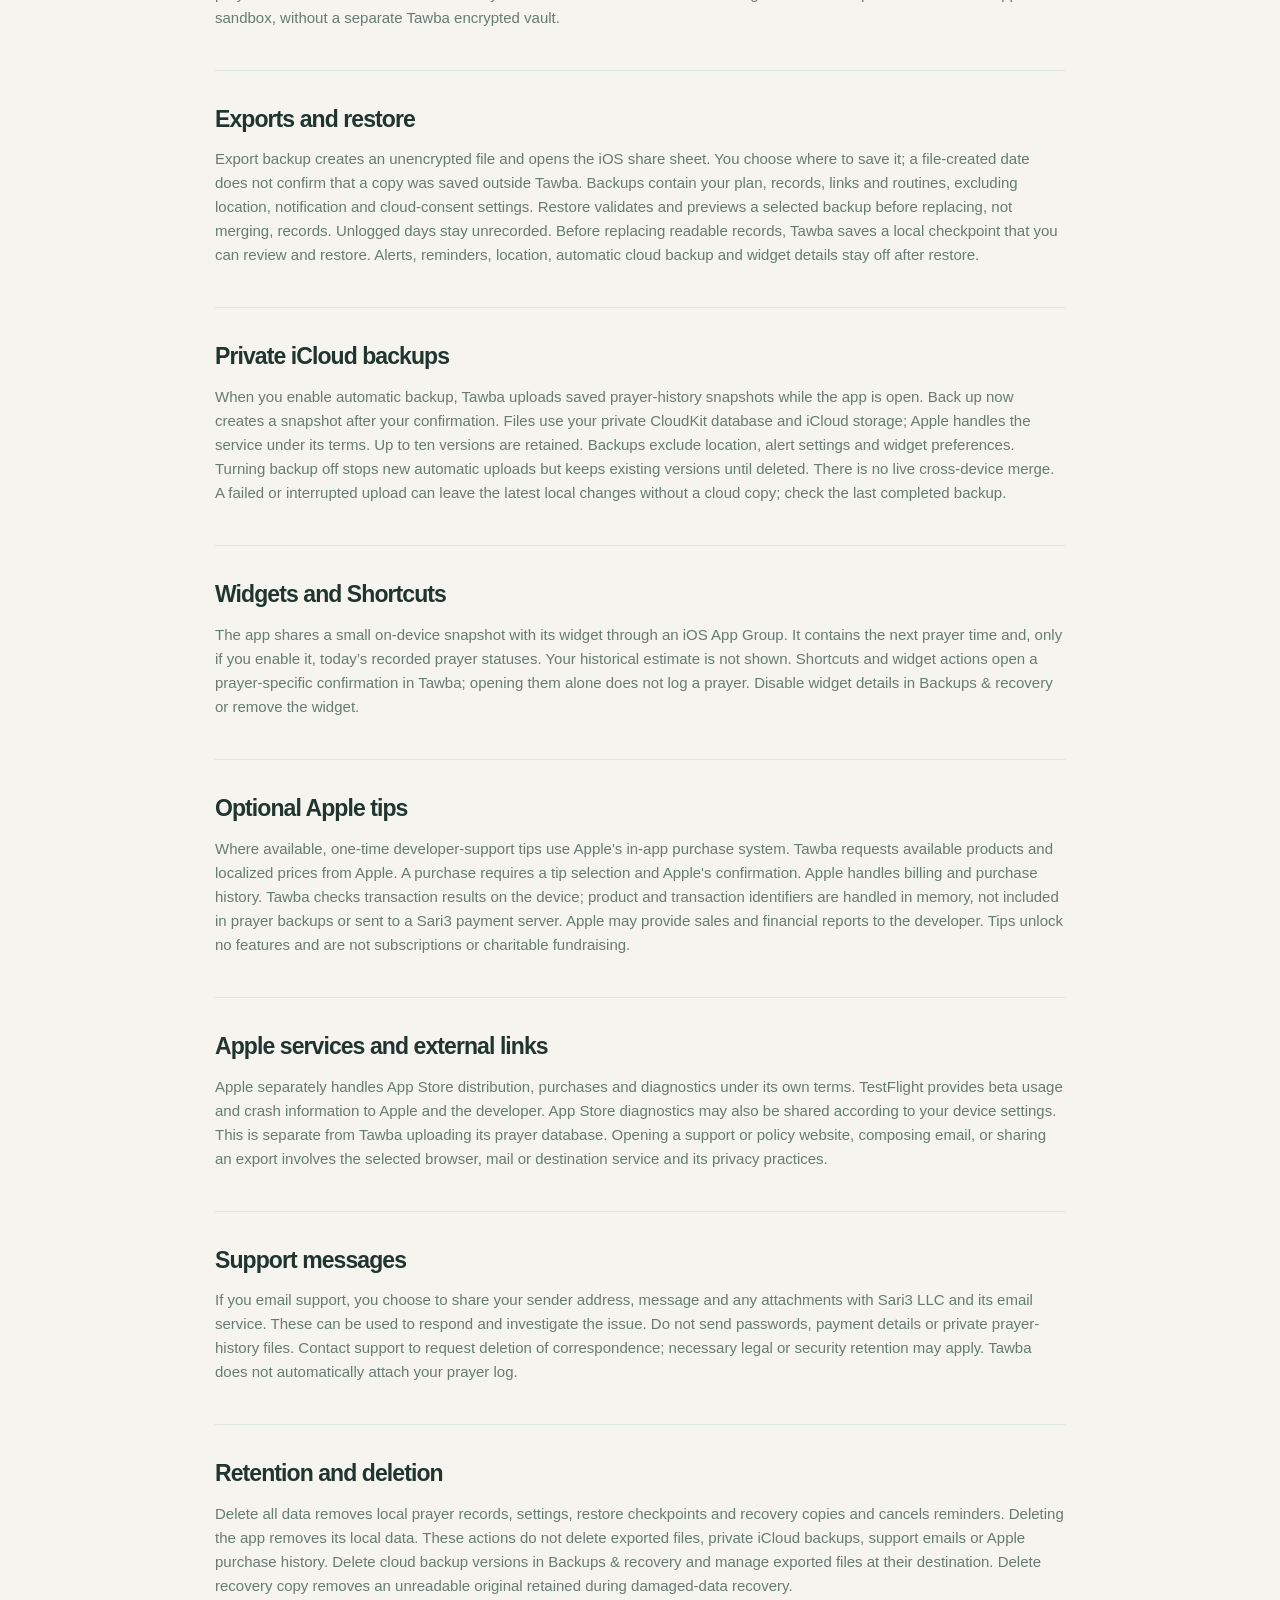
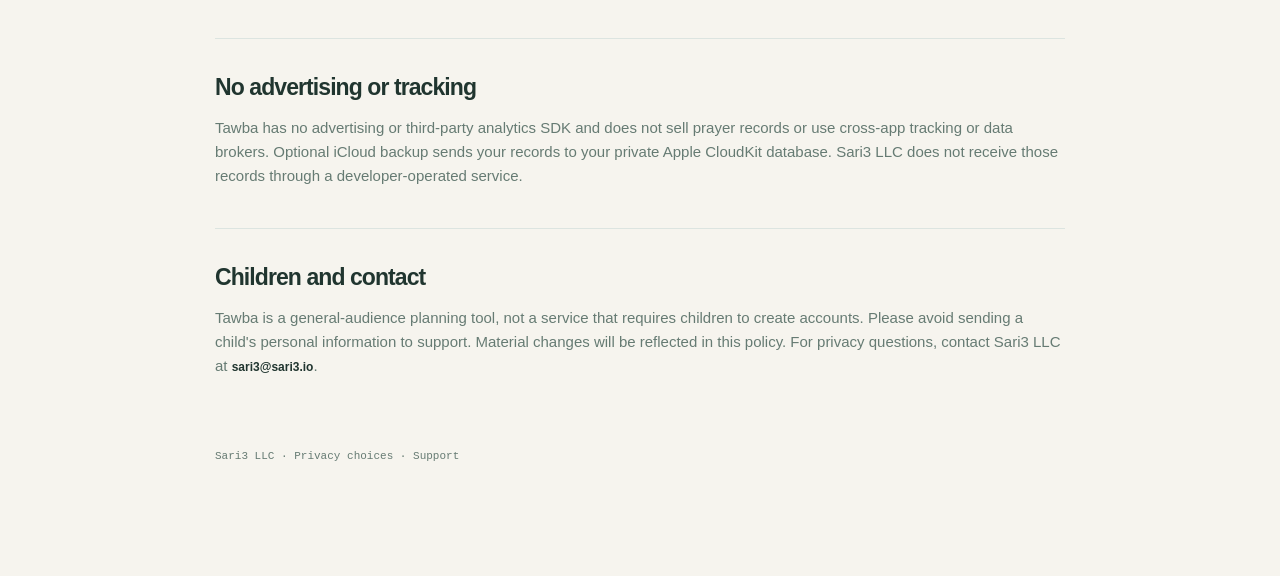
<file: tawba/privacy/index.html>
<!doctype html>
<html lang="en">
<head>
  <meta charset="utf-8">
  <meta name="viewport" content="width=device-width, initial-scale=1">
  <meta name="description" content="Tawba Privacy Policy from Sari3 LLC.">
  <meta name="theme-color" content="#20352f">
  <link rel="canonical" href="https://sari3.io/tawba/privacy/">
  <link rel="icon" href="/assets/favicon.svg" type="image/svg+xml">
  <link rel="stylesheet" href="/styles.css">
  <title>Tawba Privacy Policy — Sari3 LLC</title>
</head>
<body class="tawba-page">
  <a class="skip-link" href="#main">Skip to content</a>
  <header class="site-header"><div class="nav-shell"><a class="brand tawba-brand" href="/tawba/"><span class="tawba-mark" aria-hidden="true">ت</span><span>Tawba</span></a><button class="menu-toggle" type="button" aria-expanded="false" aria-controls="primary-navigation"><span class="sr-only">Toggle navigation</span><span></span><span></span></button><nav class="site-nav" id="primary-navigation" aria-label="Tawba navigation"><a href="/tawba/privacy/" aria-current="page">Privacy</a><a href="/tawba/privacy-choices/">Your choices</a><a href="/tawba/support/">Support</a><a href="/tawba/terms/">Terms</a><a class="nav-cta" href="/">Sari3 LLC</a></nav></div></header>
  <main class="legal-shell" id="main">
    <section class="legal-hero"><p class="eyebrow">Updated November 22, 2026</p><h1>Privacy Policy</h1><p>Applies to versions of Tawba that display this policy.</p></section>
    <article class="legal-content">
      <section class="legal-section"><h2>Prayer records and settings</h2><p>Tawba stores your starting estimate, remaining balance, daily goal, daily prayer statuses, make-up records and links, additional prayers and routines, counting dates, and preferences on your device. Older records may include a name you previously entered. New setup uses your own starting number, not a calculation of religious obligations or exemptions. Not-applicable entries do not require a reason.</p></section>
      <section class="legal-section"><h2>Daily accounting</h2><p>Unlogged prayers stay unrecorded after midnight, time away and backup restoration. Tawba does not infer whether you prayed. Existing records and balances from older versions stay intact until you correct them. You choose whether a recorded missed prayer is added to your estimate or already included. Not applicable can be applied to a day or date range after reviewing its effects; prayed records and completed make-ups are preserved. No reason for choosing Not applicable is requested or stored.</p></section>
      <section class="legal-section"><h2>Prayer-time location</h2><p>You can choose a city or enter coordinates and a time zone without granting location permission. Use current location requests foreground access; coordinates are rounded to two decimal places and stored on this device with the time zone. Location is used for prayer times, alerts and the optional widget, not included in prayer backups or sent to Sari3 LLC. Remove location deletes the saved values. Revoking permission alone does not erase a saved location.</p></section>
      <section class="legal-section"><h2>Qibla compass</h2><p>Start compass uses foreground location and device-heading readings to estimate the direction of the Qibla. These readings are used temporarily, are not added to saved prayer records or backups, and are not sent to Sari3 LLC. Sensor updates stop when you stop the compass, leave its screen, or background the app. Tawba does not request background location. Permission and reading quality can affect availability and accuracy.</p></section>
      <section class="legal-section"><h2>Notifications</h2><p>Notifications are optional and scheduled locally by iOS. Prayer alerts use your saved location, calculation settings and daily log, cover up to five days ahead, and refresh when Tawba reopens. New prayer alerts say Tap to mark as prayed: tapping records the original prayer and date only if unrecorded. Existing records are not overwritten. Receiving or dismissing an alert does not log a prayer. Older alerts open the calendar only. Prayer names may appear on your lock screen. Disable alerts in Tawba or revoke permission in iPhone Settings.</p></section>
      <section class="legal-section"><h2>Local storage and recovery</h2><p>Prayer records are stored on this device. There is no Tawba account or developer-operated prayer database. Private iCloud backup is optional and off until you enable it or choose Back up now. Do not assume an iPhone device backup includes your prayer records. Sari3 LLC cannot remotely recover lost local records. Local storage relies on iOS protections and the app sandbox, without a separate Tawba encrypted vault.</p></section>
      <section class="legal-section"><h2>Exports and restore</h2><p>Export backup creates an unencrypted file and opens the iOS share sheet. You choose where to save it; a file-created date does not confirm that a copy was saved outside Tawba. Backups contain your plan, records, links and routines, excluding location, notification and cloud-consent settings. Restore validates and previews a selected backup before replacing, not merging, records. Unlogged days stay unrecorded. Before replacing readable records, Tawba saves a local checkpoint that you can review and restore. Alerts, reminders, location, automatic cloud backup and widget details stay off after restore.</p></section>
      <section class="legal-section"><h2>Private iCloud backups</h2><p>When you enable automatic backup, Tawba uploads saved prayer-history snapshots while the app is open. Back up now creates a snapshot after your confirmation. Files use your private CloudKit database and iCloud storage; Apple handles the service under its terms. Up to ten versions are retained. Backups exclude location, alert settings and widget preferences. Turning backup off stops new automatic uploads but keeps existing versions until deleted. There is no live cross-device merge. A failed or interrupted upload can leave the latest local changes without a cloud copy; check the last completed backup.</p></section>
      <section class="legal-section"><h2>Widgets and Shortcuts</h2><p>The app shares a small on-device snapshot with its widget through an iOS App Group. It contains the next prayer time and, only if you enable it, today’s recorded prayer statuses. Your historical estimate is not shown. Shortcuts and widget actions open a prayer-specific confirmation in Tawba; opening them alone does not log a prayer. Disable widget details in Backups &amp; recovery or remove the widget.</p></section>
      <section class="legal-section"><h2>Optional Apple tips</h2><p>Where available, one-time developer-support tips use Apple's in-app purchase system. Tawba requests available products and localized prices from Apple. A purchase requires a tip selection and Apple's confirmation. Apple handles billing and purchase history. Tawba checks transaction results on the device; product and transaction identifiers are handled in memory, not included in prayer backups or sent to a Sari3 payment server. Apple may provide sales and financial reports to the developer. Tips unlock no features and are not subscriptions or charitable fundraising.</p></section>
      <section class="legal-section"><h2>Apple services and external links</h2><p>Apple separately handles App Store distribution, purchases and diagnostics under its own terms. TestFlight provides beta usage and crash information to Apple and the developer. App Store diagnostics may also be shared according to your device settings. This is separate from Tawba uploading its prayer database. Opening a support or policy website, composing email, or sharing an export involves the selected browser, mail or destination service and its privacy practices.</p></section>
      <section class="legal-section"><h2>Support messages</h2><p>If you email support, you choose to share your sender address, message and any attachments with Sari3 LLC and its email service. These can be used to respond and investigate the issue. Do not send passwords, payment details or private prayer-history files. Contact support to request deletion of correspondence; necessary legal or security retention may apply. Tawba does not automatically attach your prayer log.</p></section>
      <section class="legal-section"><h2>Retention and deletion</h2><p>Delete all data removes local prayer records, settings, restore checkpoints and recovery copies and cancels reminders. Deleting the app removes its local data. These actions do not delete exported files, private iCloud backups, support emails or Apple purchase history. Delete cloud backup versions in Backups &amp; recovery and manage exported files at their destination. Delete recovery copy removes an unreadable original retained during damaged-data recovery.</p></section>
      <section class="legal-section"><h2>No advertising or tracking</h2><p>Tawba has no advertising or third-party analytics SDK and does not sell prayer records or use cross-app tracking or data brokers. Optional iCloud backup sends your records to your private Apple CloudKit database. Sari3 LLC does not receive those records through a developer-operated service.</p></section>
      <section class="legal-section"><h2>Children and contact</h2><p>Tawba is a general-audience planning tool, not a service that requires children to create accounts. Please avoid sending a child's personal information to support. Material changes will be reflected in this policy. For privacy questions, contact Sari3 LLC at <a class="text-link" href="mailto:sari3@sari3.io">sari3@sari3.io</a>.</p></section>
    </article>
    <p class="legal-meta">Sari3 LLC · <a href="/tawba/privacy-choices/">Privacy choices</a> · <a href="/tawba/support/">Support</a></p>
  </main>
  <script src="/script.js" defer></script>
</body>
</html>
</file>
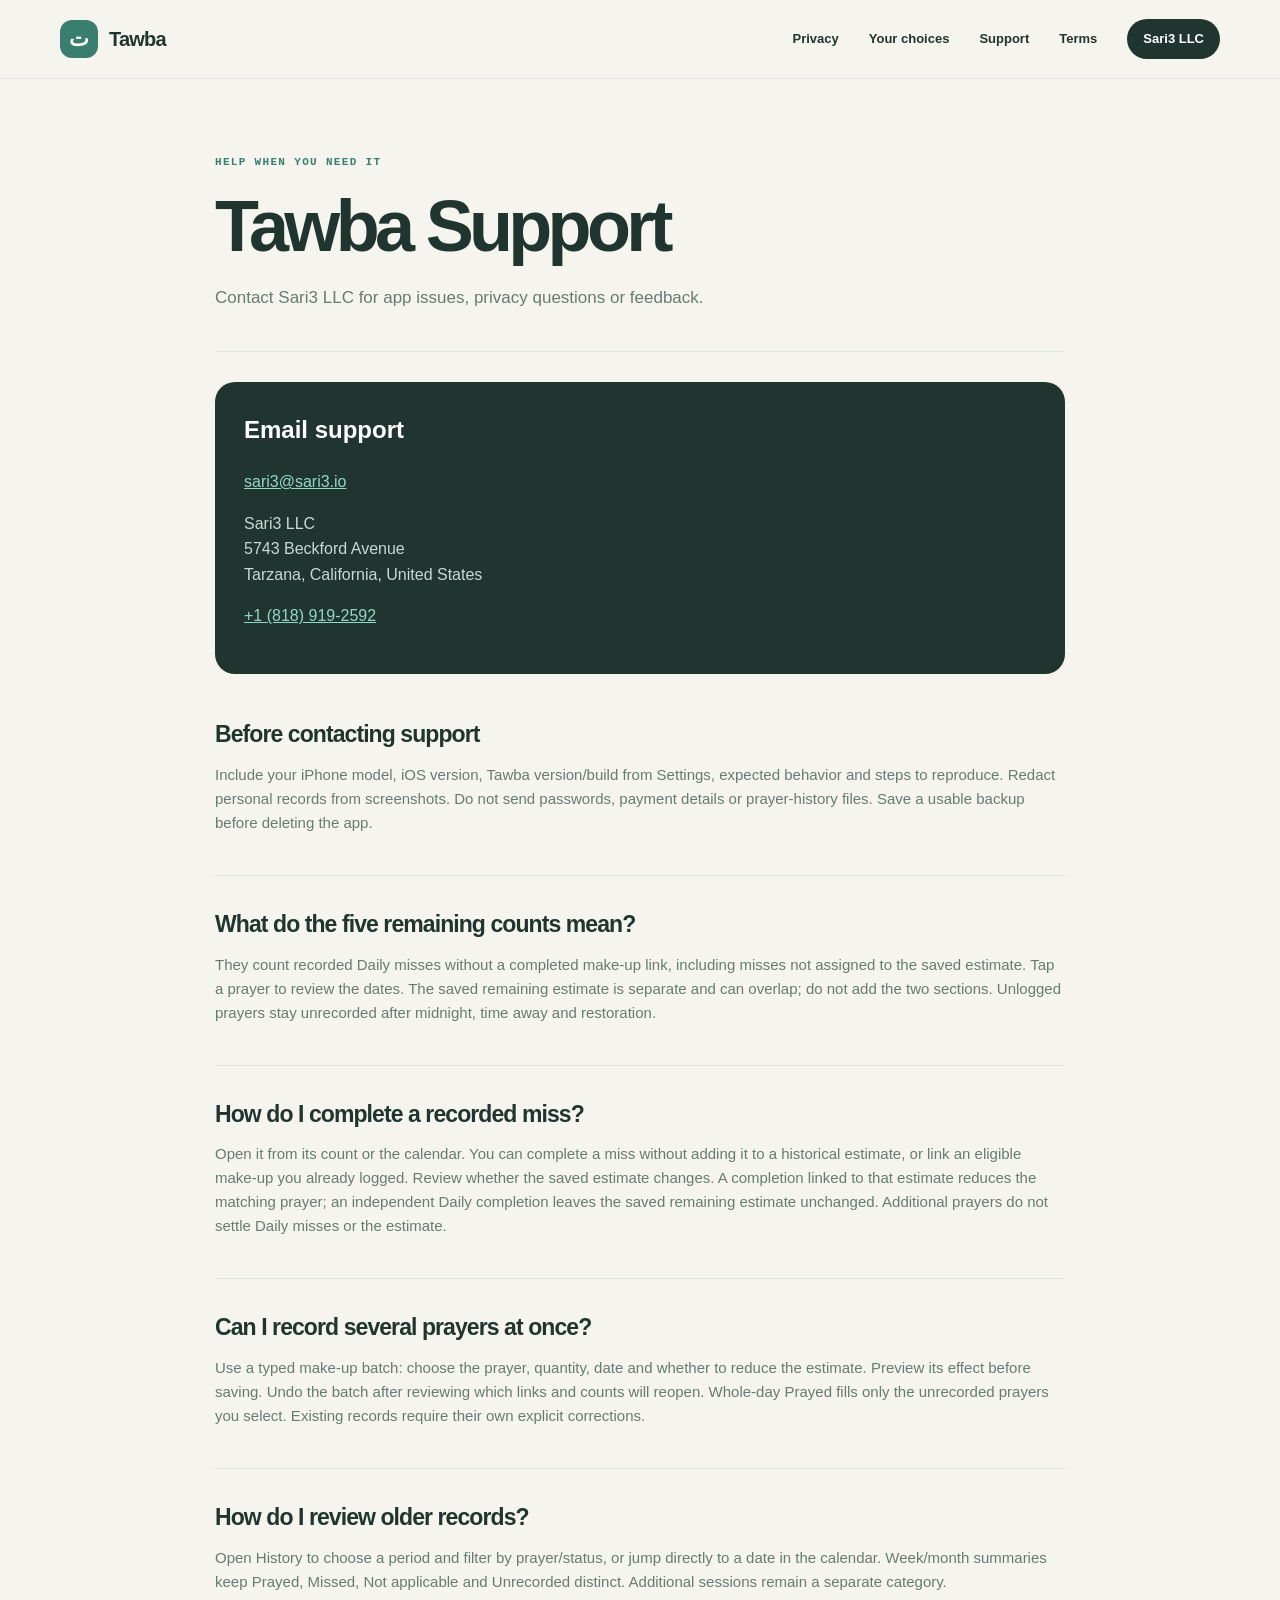
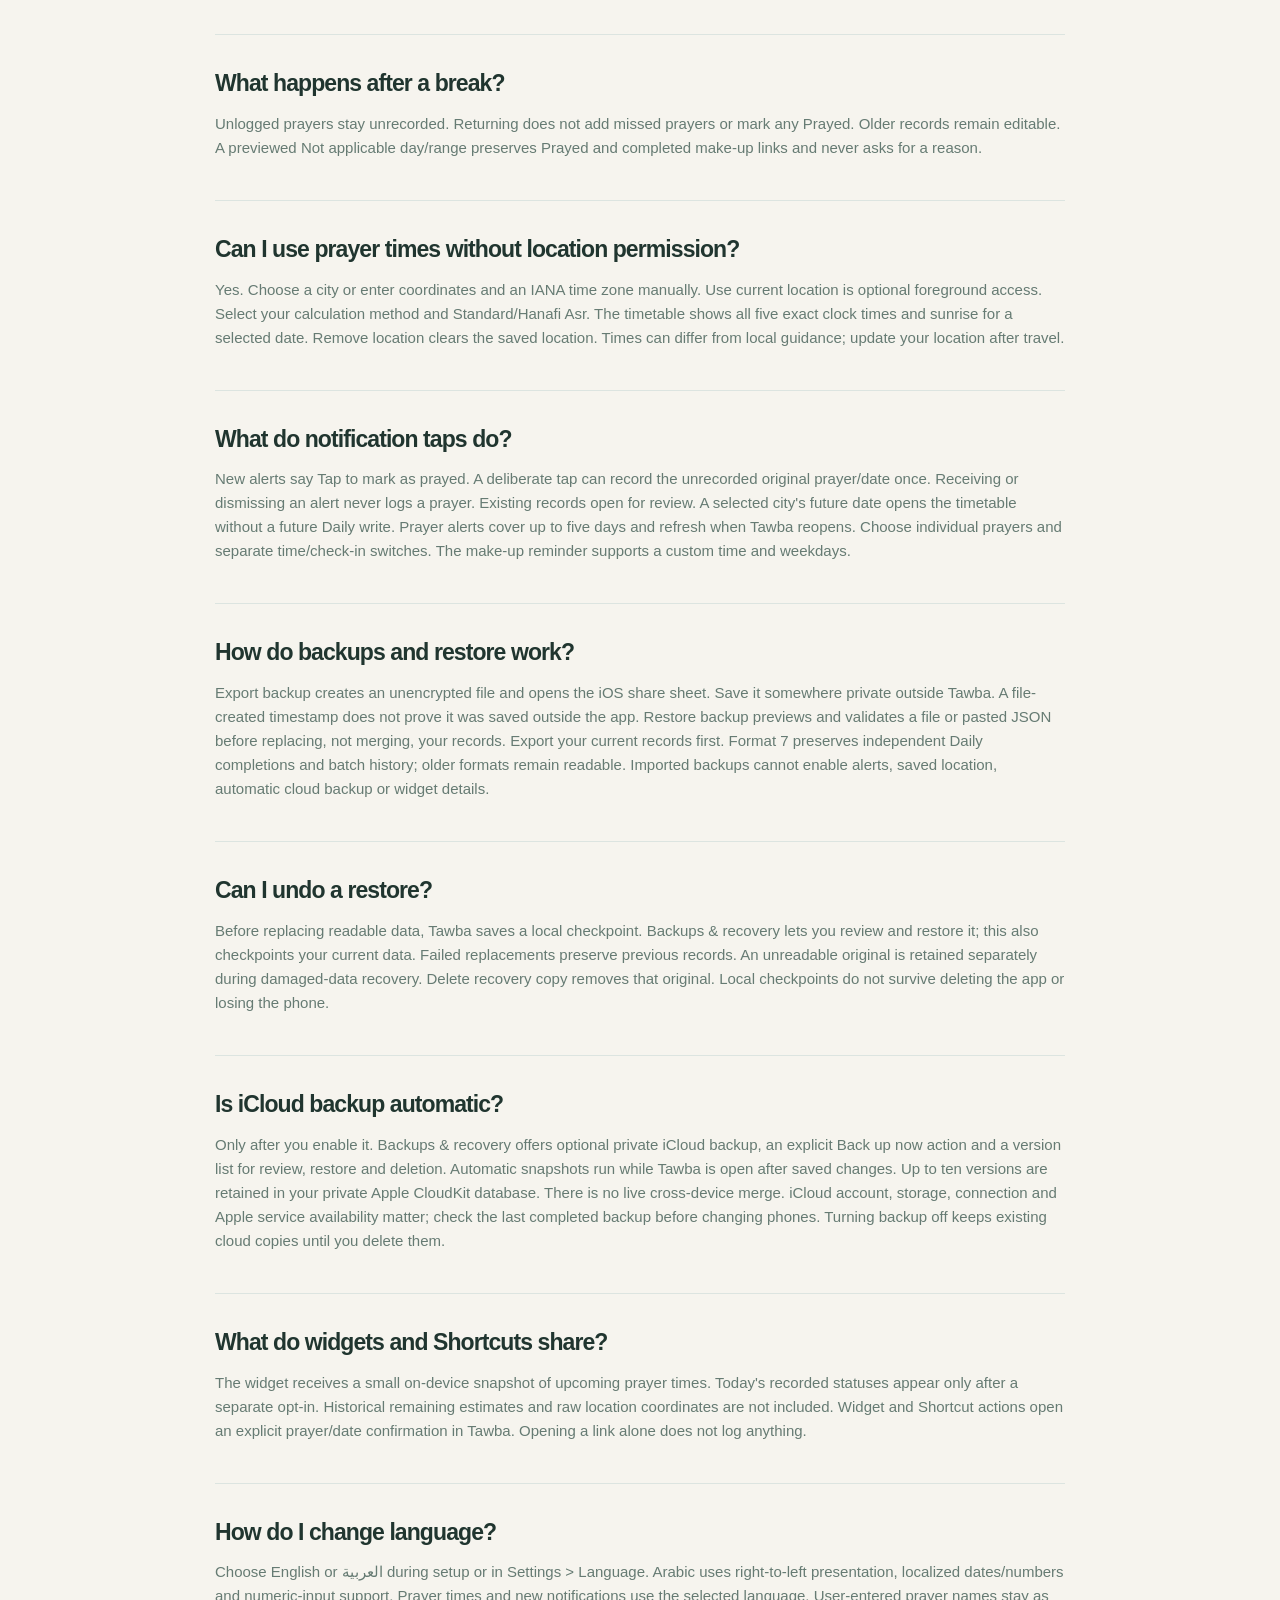
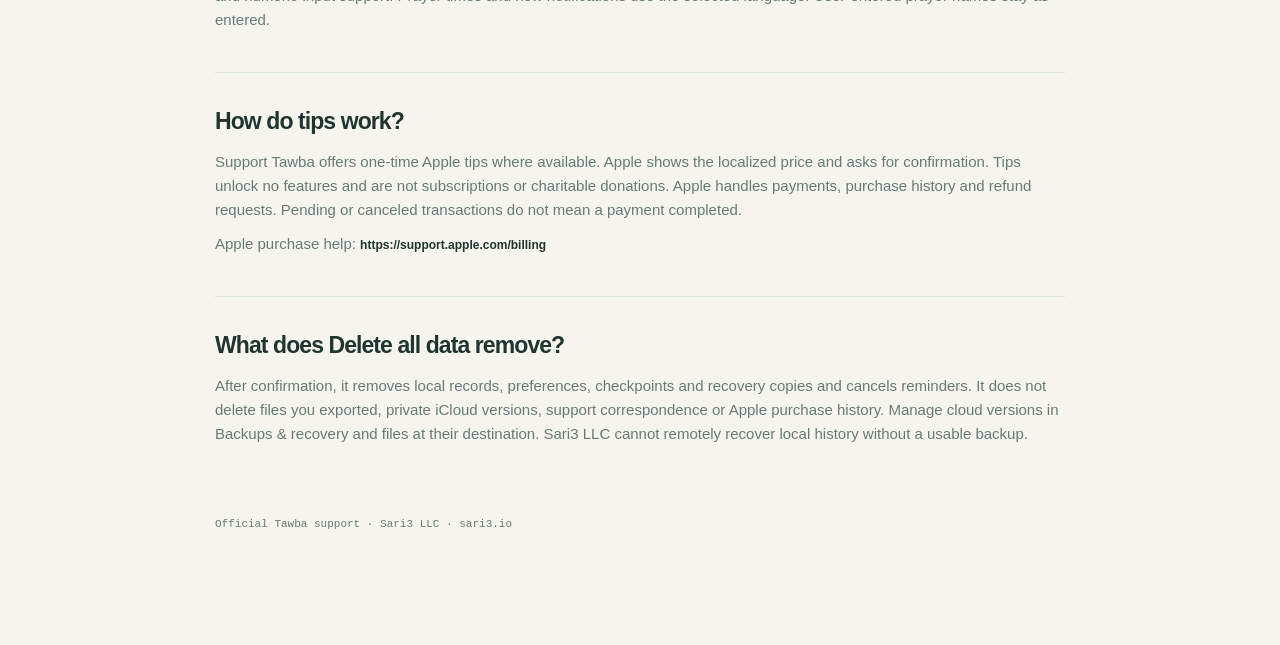
<file: tawba/support/index.html>
<!doctype html>
<html lang="en">
<head>
  <meta charset="utf-8">
  <meta name="viewport" content="width=device-width, initial-scale=1">
  <meta name="description" content="Official Tawba app support from Sari3 LLC.">
  <meta name="theme-color" content="#20352f">
  <link rel="canonical" href="https://sari3.io/tawba/support/">
  <link rel="icon" href="/assets/favicon.svg" type="image/svg+xml">
  <link rel="stylesheet" href="/styles.css">
  <title>Tawba Support — Sari3 LLC</title>
</head>
<body class="tawba-page">
  <a class="skip-link" href="#main">Skip to content</a>
  <header class="site-header"><div class="nav-shell"><a class="brand tawba-brand" href="/tawba/"><span class="tawba-mark" aria-hidden="true">ت</span><span>Tawba</span></a><button class="menu-toggle" type="button" aria-expanded="false" aria-controls="primary-navigation"><span class="sr-only">Toggle navigation</span><span></span><span></span></button><nav class="site-nav" id="primary-navigation" aria-label="Tawba navigation"><a href="/tawba/privacy/">Privacy</a><a href="/tawba/privacy-choices/">Your choices</a><a href="/tawba/support/" aria-current="page">Support</a><a href="/tawba/terms/">Terms</a><a class="nav-cta" href="/">Sari3 LLC</a></nav></div></header>
  <main class="legal-shell" id="main">
    <section class="legal-hero"><p class="eyebrow">Help when you need it</p><h1>Tawba Support</h1><p>Contact Sari3 LLC for app issues, privacy questions or feedback.</p></section>
    <div class="support-panel"><h2>Email support</h2><p><a href="mailto:sari3@sari3.io">sari3@sari3.io</a></p><p>Sari3 LLC<br>5743 Beckford Avenue<br>Tarzana, California, United States</p><p><a href="tel:+18189192592">+1 (818) 919-2592</a></p></div>
    <article class="legal-content">
      <section class="legal-section"><h2>Before contacting support</h2><p>Include your iPhone model, iOS version, Tawba version/build from Settings, expected behavior and steps to reproduce. Redact personal records from screenshots. Do not send passwords, payment details or prayer-history files. Save a usable backup before deleting the app.</p></section>
      <section class="legal-section"><h2>What do the five remaining counts mean?</h2><p>They count recorded Daily misses without a completed make-up link, including misses not assigned to the saved estimate. Tap a prayer to review the dates. The saved remaining estimate is separate and can overlap; do not add the two sections. Unlogged prayers stay unrecorded after midnight, time away and restoration.</p></section>
      <section class="legal-section"><h2>How do I complete a recorded miss?</h2><p>Open it from its count or the calendar. You can complete a miss without adding it to a historical estimate, or link an eligible make-up you already logged. Review whether the saved estimate changes. A completion linked to that estimate reduces the matching prayer; an independent Daily completion leaves the saved remaining estimate unchanged. Additional prayers do not settle Daily misses or the estimate.</p></section>
      <section class="legal-section"><h2>Can I record several prayers at once?</h2><p>Use a typed make-up batch: choose the prayer, quantity, date and whether to reduce the estimate. Preview its effect before saving. Undo the batch after reviewing which links and counts will reopen. Whole-day Prayed fills only the unrecorded prayers you select. Existing records require their own explicit corrections.</p></section>
      <section class="legal-section"><h2>How do I review older records?</h2><p>Open History to choose a period and filter by prayer/status, or jump directly to a date in the calendar. Week/month summaries keep Prayed, Missed, Not applicable and Unrecorded distinct. Additional sessions remain a separate category.</p></section>
      <section class="legal-section"><h2>What happens after a break?</h2><p>Unlogged prayers stay unrecorded. Returning does not add missed prayers or mark any Prayed. Older records remain editable. A previewed Not applicable day/range preserves Prayed and completed make-up links and never asks for a reason.</p></section>
      <section class="legal-section"><h2>Can I use prayer times without location permission?</h2><p>Yes. Choose a city or enter coordinates and an IANA time zone manually. Use current location is optional foreground access. Select your calculation method and Standard/Hanafi Asr. The timetable shows all five exact clock times and sunrise for a selected date. Remove location clears the saved location. Times can differ from local guidance; update your location after travel.</p></section>
      <section class="legal-section"><h2>What do notification taps do?</h2><p>New alerts say Tap to mark as prayed. A deliberate tap can record the unrecorded original prayer/date once. Receiving or dismissing an alert never logs a prayer. Existing records open for review. A selected city's future date opens the timetable without a future Daily write. Prayer alerts cover up to five days and refresh when Tawba reopens. Choose individual prayers and separate time/check-in switches. The make-up reminder supports a custom time and weekdays.</p></section>
      <section class="legal-section"><h2>How do backups and restore work?</h2><p>Export backup creates an unencrypted file and opens the iOS share sheet. Save it somewhere private outside Tawba. A file-created timestamp does not prove it was saved outside the app. Restore backup previews and validates a file or pasted JSON before replacing, not merging, your records. Export your current records first. Format 7 preserves independent Daily completions and batch history; older formats remain readable. Imported backups cannot enable alerts, saved location, automatic cloud backup or widget details.</p></section>
      <section class="legal-section"><h2>Can I undo a restore?</h2><p>Before replacing readable data, Tawba saves a local checkpoint. Backups &amp; recovery lets you review and restore it; this also checkpoints your current data. Failed replacements preserve previous records. An unreadable original is retained separately during damaged-data recovery. Delete recovery copy removes that original. Local checkpoints do not survive deleting the app or losing the phone.</p></section>
      <section class="legal-section"><h2>Is iCloud backup automatic?</h2><p>Only after you enable it. Backups &amp; recovery offers optional private iCloud backup, an explicit Back up now action and a version list for review, restore and deletion. Automatic snapshots run while Tawba is open after saved changes. Up to ten versions are retained in your private Apple CloudKit database. There is no live cross-device merge. iCloud account, storage, connection and Apple service availability matter; check the last completed backup before changing phones. Turning backup off keeps existing cloud copies until you delete them.</p></section>
      <section class="legal-section"><h2>What do widgets and Shortcuts share?</h2><p>The widget receives a small on-device snapshot of upcoming prayer times. Today's recorded statuses appear only after a separate opt-in. Historical remaining estimates and raw location coordinates are not included. Widget and Shortcut actions open an explicit prayer/date confirmation in Tawba. Opening a link alone does not log anything.</p></section>
      <section class="legal-section"><h2>How do I change language?</h2><p>Choose English or العربية during setup or in Settings &gt; Language. Arabic uses right-to-left presentation, localized dates/numbers and numeric-input support. Prayer times and new notifications use the selected language. User-entered prayer names stay as entered.</p></section>
      <section class="legal-section"><h2>How do tips work?</h2><p>Support Tawba offers one-time Apple tips where available. Apple shows the localized price and asks for confirmation. Tips unlock no features and are not subscriptions or charitable donations. Apple handles payments, purchase history and refund requests. Pending or canceled transactions do not mean a payment completed.</p><p>Apple purchase help: <a class="text-link" href="https://support.apple.com/billing">https://support.apple.com/billing</a></p></section>
      <section class="legal-section"><h2>What does Delete all data remove?</h2><p>After confirmation, it removes local records, preferences, checkpoints and recovery copies and cancels reminders. It does not delete files you exported, private iCloud versions, support correspondence or Apple purchase history. Manage cloud versions in Backups &amp; recovery and files at their destination. Sari3 LLC cannot remotely recover local history without a usable backup.</p></section>
    </article>
    <p class="legal-meta">Official Tawba support · Sari3 LLC · sari3.io</p>
  </main>
  <script src="/script.js" defer></script>
</body>
</html>
</file>
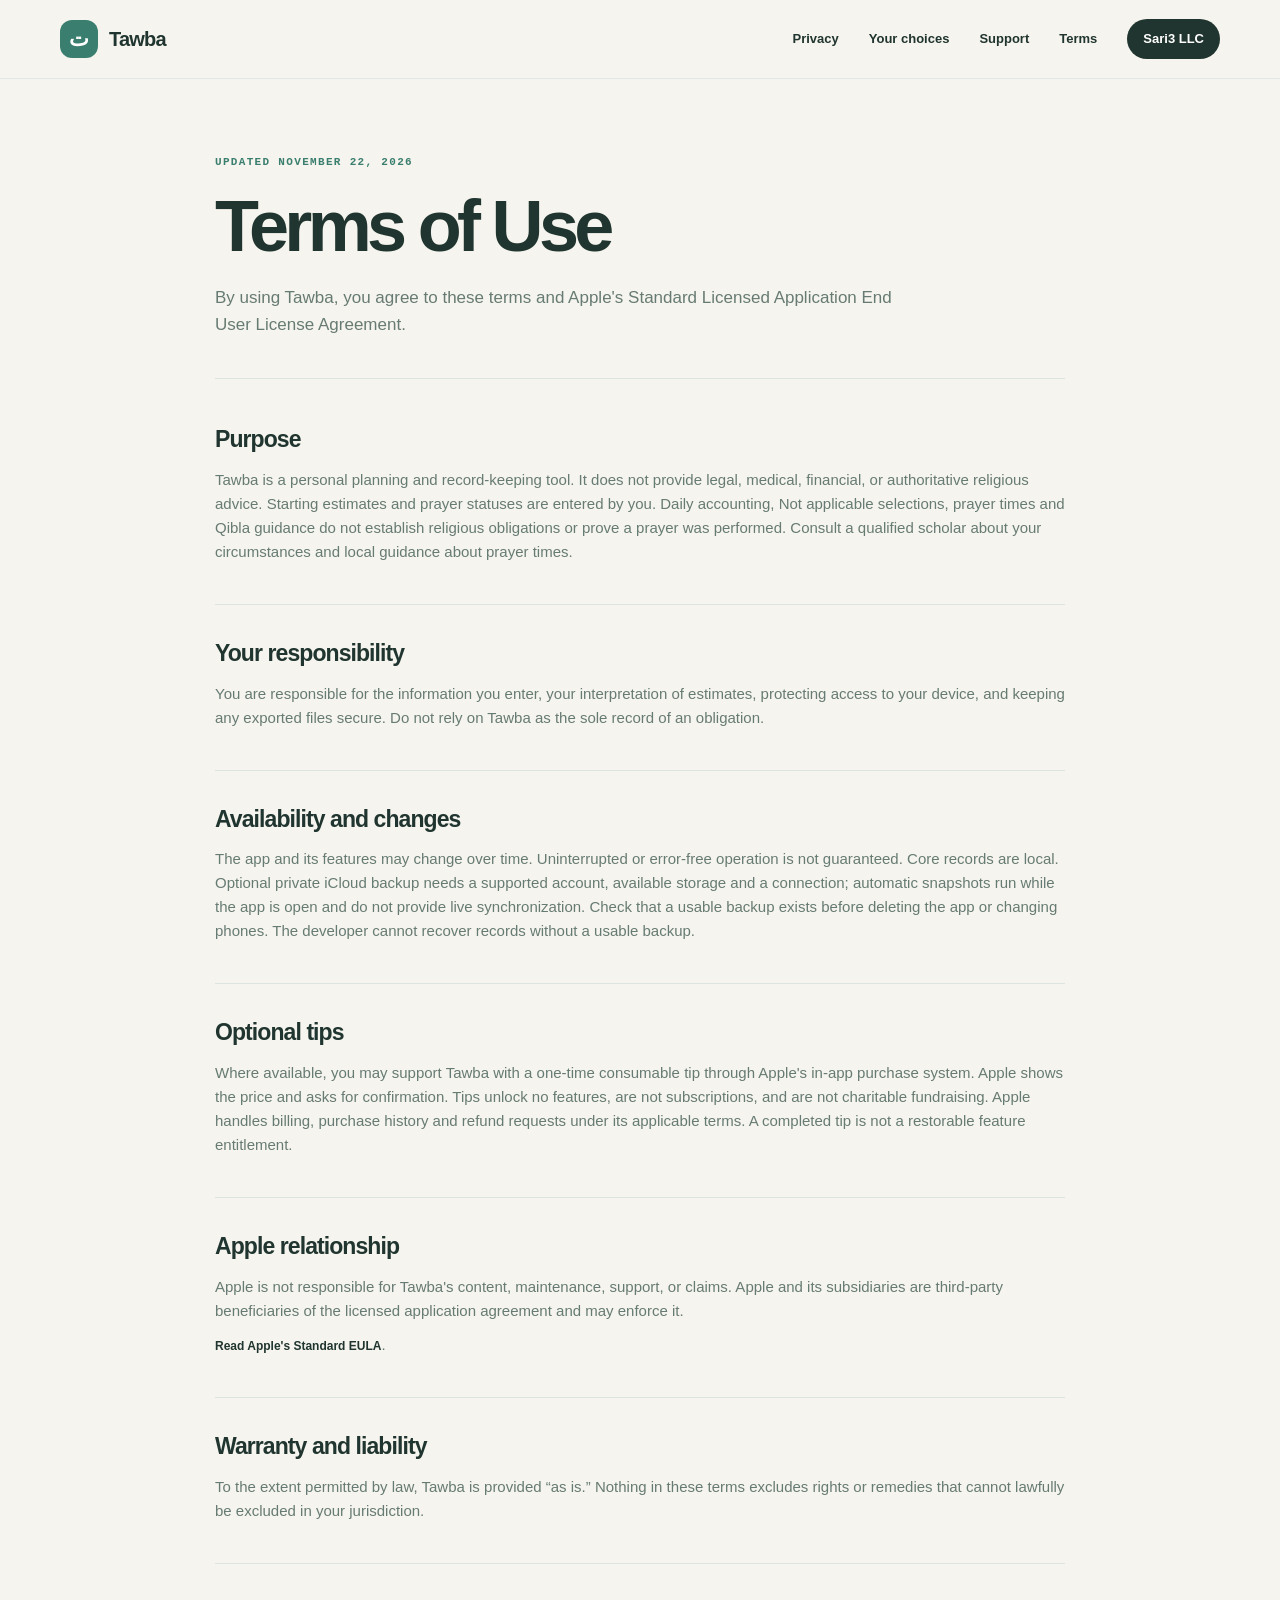
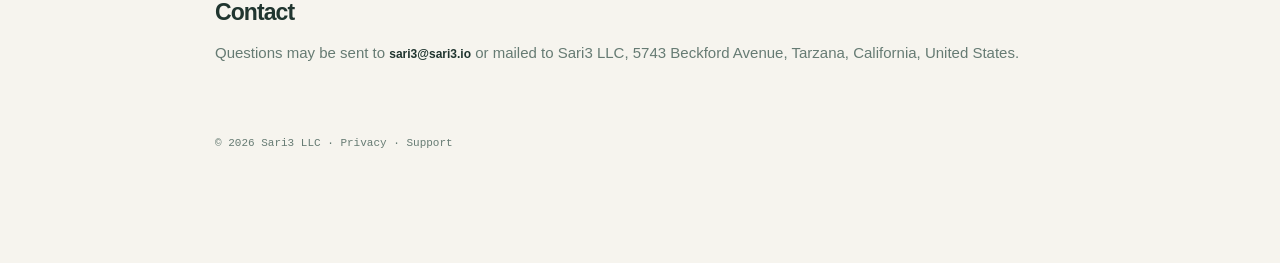
<file: tawba/terms/index.html>
<!doctype html>
<html lang="en">
<head>
  <meta charset="utf-8">
  <meta name="viewport" content="width=device-width, initial-scale=1">
  <meta name="description" content="Terms of Use for the Tawba mobile application from Sari3 LLC.">
  <meta name="theme-color" content="#20352f">
  <link rel="canonical" href="https://sari3.io/tawba/terms/">
  <link rel="icon" href="/assets/favicon.svg" type="image/svg+xml">
  <link rel="stylesheet" href="/styles.css">
  <title>Tawba Terms of Use — Sari3 LLC</title>
</head>
<body class="tawba-page">
  <a class="skip-link" href="#main">Skip to content</a>
  <header class="site-header"><div class="nav-shell"><a class="brand tawba-brand" href="/tawba/"><span class="tawba-mark" aria-hidden="true">ت</span><span>Tawba</span></a><button class="menu-toggle" type="button" aria-expanded="false" aria-controls="primary-navigation"><span class="sr-only">Toggle navigation</span><span></span><span></span></button><nav class="site-nav" id="primary-navigation" aria-label="Tawba navigation"><a href="/tawba/privacy/">Privacy</a><a href="/tawba/privacy-choices/">Your choices</a><a href="/tawba/support/">Support</a><a href="/tawba/terms/" aria-current="page">Terms</a><a class="nav-cta" href="/">Sari3 LLC</a></nav></div></header>
  <main class="legal-shell" id="main">
    <section class="legal-hero"><p class="eyebrow">Updated November 22, 2026</p><h1>Terms of Use</h1><p>By using Tawba, you agree to these terms and Apple's Standard Licensed Application End User License Agreement.</p></section>
    <article class="legal-content">
      <section class="legal-section"><h2>Purpose</h2><p>Tawba is a personal planning and record-keeping tool. It does not provide legal, medical, financial, or authoritative religious advice. Starting estimates and prayer statuses are entered by you. Daily accounting, Not applicable selections, prayer times and Qibla guidance do not establish religious obligations or prove a prayer was performed. Consult a qualified scholar about your circumstances and local guidance about prayer times.</p></section>
      <section class="legal-section"><h2>Your responsibility</h2><p>You are responsible for the information you enter, your interpretation of estimates, protecting access to your device, and keeping any exported files secure. Do not rely on Tawba as the sole record of an obligation.</p></section>
      <section class="legal-section"><h2>Availability and changes</h2><p>The app and its features may change over time. Uninterrupted or error-free operation is not guaranteed. Core records are local. Optional private iCloud backup needs a supported account, available storage and a connection; automatic snapshots run while the app is open and do not provide live synchronization. Check that a usable backup exists before deleting the app or changing phones. The developer cannot recover records without a usable backup.</p></section>
      <section class="legal-section"><h2>Optional tips</h2><p>Where available, you may support Tawba with a one-time consumable tip through Apple's in-app purchase system. Apple shows the price and asks for confirmation. Tips unlock no features, are not subscriptions, and are not charitable fundraising. Apple handles billing, purchase history and refund requests under its applicable terms. A completed tip is not a restorable feature entitlement.</p></section>
      <section class="legal-section"><h2>Apple relationship</h2><p>Apple is not responsible for Tawba's content, maintenance, support, or claims. Apple and its subsidiaries are third-party beneficiaries of the licensed application agreement and may enforce it.</p><p><a class="text-link" href="https://www.apple.com/legal/internet-services/itunes/dev/stdeula/">Read Apple's Standard EULA</a>.</p></section>
      <section class="legal-section"><h2>Warranty and liability</h2><p>To the extent permitted by law, Tawba is provided “as is.” Nothing in these terms excludes rights or remedies that cannot lawfully be excluded in your jurisdiction.</p></section>
      <section class="legal-section"><h2>Contact</h2><p>Questions may be sent to <a class="text-link" href="mailto:sari3@sari3.io">sari3@sari3.io</a> or mailed to Sari3 LLC, 5743 Beckford Avenue, Tarzana, California, United States.</p></section>
    </article>
    <p class="legal-meta">© 2026 Sari3 LLC · <a href="/tawba/privacy/">Privacy</a> · <a href="/tawba/support/">Support</a></p>
  </main>
  <script src="/script.js" defer></script>
</body>
</html>
</file>
<file: styles.css>
:root {
  --navy: #071a2b;
  --navy-2: #0c263d;
  --blue: #4a91ff;
  --blue-dark: #246ed7;
  --mint: #71d6bd;
  --ink: #102337;
  --muted: #627285;
  --paper: #f6f8fb;
  --white: #ffffff;
  --line: #dce3ea;
  --soft-blue: #eaf2ff;
  --shadow: 0 24px 70px rgba(7, 26, 43, .12);
  --radius: 24px;
}

* { box-sizing: border-box; }
html { scroll-behavior: smooth; }
body { margin: 0; color: var(--ink); background: var(--white); font-family: Inter, ui-sans-serif, -apple-system, BlinkMacSystemFont, "Segoe UI", sans-serif; line-height: 1.6; -webkit-font-smoothing: antialiased; }
body.menu-open { overflow: hidden; }
a { color: inherit; text-decoration: none; }
button { font: inherit; }
img { display: block; max-width: 100%; }
.section-shell { width: min(1160px, calc(100% - 48px)); margin-inline: auto; }
.sr-only { position: absolute; width: 1px; height: 1px; padding: 0; margin: -1px; overflow: hidden; clip: rect(0, 0, 0, 0); white-space: nowrap; border: 0; }
.skip-link { position: fixed; top: 12px; left: 12px; z-index: 100; padding: 10px 14px; color: var(--white); background: var(--navy); border-radius: 8px; transform: translateY(-150%); }
.skip-link:focus { transform: translateY(0); }
:focus-visible { outline: 3px solid var(--blue); outline-offset: 3px; }

.site-header { position: sticky; top: 0; z-index: 20; background: rgba(255,255,255,.91); border-bottom: 1px solid rgba(220,227,234,.8); backdrop-filter: blur(18px); }
.nav-shell { width: min(1160px, calc(100% - 48px)); min-height: 78px; margin-inline: auto; display: flex; align-items: center; justify-content: space-between; gap: 28px; }
.brand { display: inline-flex; align-items: center; gap: 11px; font-size: 20px; font-weight: 780; letter-spacing: -.04em; }
.brand img { width: 38px; height: 38px; }
.brand small { color: var(--muted); font-size: 9px; letter-spacing: .16em; vertical-align: 3px; }
.site-nav { display: flex; align-items: center; gap: 30px; margin-left: auto; font-size: 13px; font-weight: 650; }
.site-nav a:not(.nav-cta) { position: relative; }
.site-nav a:not(.nav-cta)::after { content: ""; position: absolute; right: 0; bottom: -7px; left: 0; height: 1px; background: var(--blue); transform: scaleX(0); transform-origin: right; transition: transform .2s ease; }
.site-nav a:hover::after { transform: scaleX(1); transform-origin: left; }
.nav-cta { padding: 10px 16px; color: var(--white); background: var(--navy); border-radius: 999px; }
.nav-cta:hover { background: var(--blue-dark); }
.menu-toggle { display: none; width: 44px; height: 44px; padding: 0; border: 0; background: transparent; cursor: pointer; }
.menu-toggle span:not(.sr-only) { display: block; width: 21px; height: 2px; margin: 5px auto; background: var(--ink); transition: transform .2s ease; }

.hero { min-height: 710px; padding-top: 88px; padding-bottom: 96px; display: grid; grid-template-columns: 1.02fr .98fr; align-items: center; gap: 72px; }
.eyebrow { margin: 0 0 18px; color: var(--blue-dark); font-family: ui-monospace, SFMono-Regular, Menlo, Consolas, monospace; font-size: 11px; font-weight: 700; letter-spacing: .12em; text-transform: uppercase; }
.hero h1 { max-width: 650px; margin: 0; font-size: clamp(54px, 6.3vw, 88px); line-height: .96; letter-spacing: -.075em; font-weight: 780; }
.hero-lede { max-width: 620px; margin: 30px 0 32px; color: var(--muted); font-size: 18px; }
.hero-actions { display: flex; flex-wrap: wrap; gap: 12px; }
.button { display: inline-flex; align-items: center; justify-content: center; gap: 15px; min-height: 49px; padding: 13px 20px; border: 1px solid transparent; border-radius: 999px; font-size: 13px; font-weight: 750; transition: transform .2s ease, box-shadow .2s ease, background .2s ease; }
.button:hover { transform: translateY(-2px); }
.button-primary { color: var(--white); background: var(--blue-dark); box-shadow: 0 10px 25px rgba(36,110,215,.24); }
.button-primary:hover { background: var(--navy); }
.button-secondary { border-color: var(--line); background: var(--white); }
.button-secondary:hover { box-shadow: 0 10px 25px rgba(7,26,43,.08); }
.capability-list { display: flex; flex-wrap: wrap; gap: 10px 24px; margin: 38px 0 0; padding: 0; color: var(--muted); list-style: none; font-size: 12px; font-weight: 650; }
.capability-list li::before { content: ""; display: inline-block; width: 6px; height: 6px; margin-right: 9px; background: var(--mint); border-radius: 50%; vertical-align: 1px; }

.hero-visual { min-height: 505px; position: relative; display: grid; place-items: center; }
.visual-glow { position: absolute; width: 440px; height: 440px; background: radial-gradient(circle at 65% 30%, rgba(74,145,255,.31), transparent 50%), linear-gradient(145deg, #e9f2ff, #e8f8f3); border-radius: 45% 55% 61% 39% / 40% 43% 57% 60%; transform: rotate(8deg); }
.code-card { position: relative; z-index: 2; width: min(430px, 90%); color: #dce9f7; background: var(--navy); border: 1px solid rgba(255,255,255,.12); border-radius: 22px; box-shadow: var(--shadow); overflow: hidden; transform: rotate(-2deg); }
.code-top { height: 52px; padding: 0 18px; display: flex; align-items: center; justify-content: space-between; background: rgba(255,255,255,.04); border-bottom: 1px solid rgba(255,255,255,.1); }
.code-top > span { display: flex; gap: 6px; }
.code-top i { width: 7px; height: 7px; background: rgba(255,255,255,.3); border-radius: 50%; }
.code-top i:first-child { background: var(--mint); }
.code-top small { color: #8299af; font-family: ui-monospace, SFMono-Regular, Menlo, monospace; font-size: 10px; }
.code-body { padding: 16px 24px 22px; }
.code-body p { margin: 0; padding: 18px 0; display: grid; grid-template-columns: 34px 1fr; border-bottom: 1px solid rgba(255,255,255,.09); }
.code-body p:last-child { border-bottom: 0; }
.code-body p > span { grid-row: span 2; color: var(--mint); font-family: ui-monospace, SFMono-Regular, Menlo, monospace; font-size: 10px; }
.code-body strong { font-size: 17px; }
.code-body small { color: #93a6b8; font-size: 12px; }
.product-chip { position: absolute; right: 0; bottom: 30px; z-index: 3; min-width: 225px; padding: 14px 16px; display: grid; grid-template-columns: 43px 1fr auto; align-items: center; gap: 12px; background: var(--white); border: 1px solid var(--line); border-radius: 16px; box-shadow: 0 18px 45px rgba(7,26,43,.15); transition: transform .2s ease; }
.product-chip:hover { transform: translateY(-4px); }
.product-chip small { display: block; color: var(--muted); font-size: 9px; text-transform: uppercase; letter-spacing: .08em; }
.product-chip strong { display: block; font-size: 16px; }
.product-chip b { color: var(--blue-dark); }
.tawba-mark { display: inline-grid; place-items: center; width: 43px; height: 43px; color: var(--white); background: #397e6e; border-radius: 13px; font-size: 21px; font-weight: 750; }

.principles-band { color: var(--white); background: var(--navy); }
.principle-grid { padding-top: 45px; padding-bottom: 45px; display: grid; grid-template-columns: repeat(3, 1fr); gap: 42px; }
.principle-grid div { display: grid; grid-template-columns: 34px 1fr; }
.principle-grid span { grid-row: span 2; color: var(--mint); font-family: ui-monospace, SFMono-Regular, Menlo, monospace; font-size: 10px; }
.principle-grid h2 { margin: 0; font-size: 17px; letter-spacing: -.02em; }
.principle-grid p { margin: 5px 0 0; color: #9fb1c2; font-size: 12px; }

.section { padding-top: 110px; padding-bottom: 110px; }
.section-soft { background: var(--paper); }
.section-heading { display: flex; align-items: end; justify-content: space-between; gap: 50px; margin-bottom: 45px; }
.section-heading h2, .company-preview h2, .contact-section h2 { max-width: 710px; margin: 0; font-size: clamp(38px, 5vw, 60px); line-height: 1.02; letter-spacing: -.06em; }
.section-heading > p { max-width: 400px; margin: 0; color: var(--muted); font-size: 15px; }

.featured-product { display: grid; grid-template-columns: .9fr 1.1fr; overflow: hidden; min-height: 550px; background: var(--paper); border: 1px solid var(--line); border-radius: var(--radius); }
.product-visual { min-height: 550px; display: grid; place-items: center; background: linear-gradient(145deg, #dfeee9, #f1e8d7); position: relative; overflow: hidden; }
.product-visual::before, .product-visual::after { content: ""; position: absolute; border: 1px solid rgba(32,53,47,.13); border-radius: 50%; }
.product-visual::before { width: 420px; height: 420px; }
.product-visual::after { width: 560px; height: 560px; }
.phone-frame { position: relative; z-index: 2; width: 230px; min-height: 420px; padding: 58px 27px 28px; color: #20352f; background: #f8f6f0; border: 8px solid #20352f; border-radius: 38px; box-shadow: 0 28px 55px rgba(32,53,47,.2); transform: rotate(4deg); }
.phone-speaker { position: absolute; top: 15px; left: 50%; width: 67px; height: 16px; background: #20352f; border-radius: 20px; transform: translateX(-50%); }
.tawba-mark.large { width: 60px; height: 60px; margin: 22px 0 43px; border-radius: 18px; font-size: 29px; }
.phone-frame p { margin: 0 0 21px; font-size: 25px; line-height: 1.05; font-weight: 760; letter-spacing: -.05em; }
.progress-line { height: 8px; margin-bottom: 13px; background: #dbe5e1; border-radius: 8px; }
.progress-line span { display: block; width: 67%; height: 100%; background: #397e6e; border-radius: inherit; }
.phone-frame small { color: #6f807a; font-size: 10px; }
.product-copy { padding: clamp(42px, 7vw, 85px); align-self: center; }
.product-copy h3 { margin: 0 0 20px; font-size: 58px; line-height: 1; letter-spacing: -.07em; }
.product-copy > p:not(.eyebrow) { margin: 0; color: var(--muted); font-size: 16px; }
.check-list { display: grid; grid-template-columns: repeat(2, 1fr); gap: 12px 22px; margin: 28px 0 30px; padding: 0; list-style: none; font-size: 13px; font-weight: 650; }
.check-list li::before { content: "✓"; margin-right: 9px; color: #397e6e; }
.link-row { display: flex; flex-wrap: wrap; gap: 12px 25px; }
.text-link { color: var(--ink); font-size: 12px; font-weight: 750; }
.text-link span { margin-left: 6px; color: var(--blue-dark); transition: margin .2s ease; }
.text-link:hover span { margin-left: 10px; }

.service-grid { display: grid; grid-template-columns: repeat(2, 1fr); gap: 16px; }
.service-grid article { min-height: 235px; padding: 30px; background: var(--white); border: 1px solid var(--line); border-radius: 18px; }
.service-number { color: var(--blue-dark); font-family: ui-monospace, SFMono-Regular, Menlo, monospace; font-size: 10px; }
.service-grid h3 { margin: 42px 0 10px; font-size: 23px; letter-spacing: -.04em; }
.service-grid p { max-width: 470px; margin: 0; color: var(--muted); font-size: 14px; }

.company-preview { display: grid; grid-template-columns: 1fr .9fr; align-items: center; gap: 85px; }
.company-preview > div > p:not(.eyebrow) { max-width: 610px; margin: 25px 0 26px; color: var(--muted); }
.company-facts { margin: 0; overflow: hidden; border: 1px solid var(--line); border-radius: 18px; }
.company-facts div { padding: 18px 21px; display: grid; grid-template-columns: 135px 1fr; border-bottom: 1px solid var(--line); }
.company-facts div:last-child { border-bottom: 0; }
.company-facts dt { color: var(--muted); font-size: 11px; }
.company-facts dd { margin: 0; font-size: 13px; font-weight: 700; }

.contact-section { padding: 90px 0; color: var(--white); background: var(--blue-dark); }
.contact-grid { display: grid; grid-template-columns: 1fr 1fr; gap: 90px; align-items: center; }
.eyebrow.light { color: #c7dcff; }
.contact-section h2 { max-width: 500px; }
.contact-section h2 + p { max-width: 520px; margin: 24px 0 0; color: #d5e4fa; }
.contact-actions { border-top: 1px solid rgba(255,255,255,.24); }
.contact-actions > a, .contact-actions > div { min-height: 92px; padding: 18px 0; display: grid; grid-template-columns: 90px 1fr auto; align-items: center; gap: 12px; border-bottom: 1px solid rgba(255,255,255,.24); }
.contact-actions small { color: #c7dcff; font-size: 10px; text-transform: uppercase; letter-spacing: .08em; }
.contact-actions strong { font-size: 14px; }
.contact-actions a:hover strong { text-decoration: underline; }

.site-footer { padding: 62px 0 48px; color: var(--white); background: var(--navy); }
.footer-grid { display: grid; grid-template-columns: 1.4fr .8fr .8fr .8fr; gap: 40px; }
.brand-inverse small { color: #94a8bb; }
.footer-grid > div:first-child > p { margin: 17px 0 0; color: #94a8bb; font-size: 12px; }
.footer-grid nav { display: flex; flex-direction: column; gap: 10px; font-size: 12px; }
.footer-grid nav strong { margin-bottom: 4px; color: #94a8bb; font-size: 10px; text-transform: uppercase; letter-spacing: .09em; }
.footer-grid nav a:hover { color: var(--mint); }
.footer-legal { color: #94a8bb; font-size: 11px; }
.footer-legal p { margin: 0 0 14px; }

/* Company and legal pages */
.page-hero { padding: 88px 0 62px; border-bottom: 1px solid var(--line); }
.page-hero h1 { max-width: 850px; margin: 0; font-size: clamp(48px, 7vw, 78px); line-height: .98; letter-spacing: -.07em; }
.page-hero > p:not(.eyebrow) { max-width: 720px; margin: 24px 0 0; color: var(--muted); font-size: 17px; }
.page-content { padding-top: 64px; padding-bottom: 100px; }
.profile-grid { display: grid; grid-template-columns: .75fr 1.25fr; gap: 70px; }
.profile-aside { align-self: start; padding: 25px; color: var(--white); background: var(--navy); border-radius: 18px; }
.profile-aside h2 { margin: 0 0 7px; font-size: 19px; }
.profile-aside p { margin: 0; color: #9fb1c2; font-size: 12px; }
.profile-aside .verified-domain { margin-top: 25px; padding-top: 20px; border-top: 1px solid rgba(255,255,255,.13); }
.verified-domain strong { display: block; color: var(--mint); font-size: 13px; }
.verified-domain small { color: #9fb1c2; }
.detail-list { margin: 0; border-top: 1px solid var(--line); }
.detail-list div { padding: 22px 0; display: grid; grid-template-columns: 180px 1fr; border-bottom: 1px solid var(--line); }
.detail-list dt { color: var(--muted); font-size: 12px; }
.detail-list dd { margin: 0; font-size: 15px; font-weight: 700; }
.content-section { max-width: 800px; padding: 0 0 34px; margin: 0 0 34px; border-bottom: 1px solid var(--line); }
.content-section:last-child { border-bottom: 0; }
.content-section h2 { margin: 0 0 12px; font-size: 27px; letter-spacing: -.045em; }
.content-section p, .content-section li { color: var(--muted); font-size: 15px; }
.content-section p { margin: 0 0 12px; }
.content-section ul { margin: 0; padding-left: 20px; }
.support-grid { display: grid; grid-template-columns: repeat(2, 1fr); gap: 16px; }
.support-card { padding: 28px; border: 1px solid var(--line); border-radius: 18px; }
.support-card h2 { margin: 0 0 9px; font-size: 21px; }
.support-card p { margin: 0 0 17px; color: var(--muted); font-size: 13px; }

/* Tawba product and policy pages */
.tawba-page { --ink: #20352f; --muted: #667b73; --paper: #f6f4ee; --line: #dce4e0; --blue-dark: #397e6e; --soft-blue: #e5f0ec; background: var(--paper); }
.tawba-page .site-header { background: rgba(246,244,238,.93); }
.tawba-page .eyebrow, .tawba-page .text-link span { color: #397e6e; }
.tawba-page .nav-cta { background: #20352f; }
.tawba-brand img { display: none; }
.tawba-brand .tawba-mark { width: 38px; height: 38px; border-radius: 12px; }
.legal-shell { width: min(850px, calc(100% - 48px)); margin-inline: auto; padding: 75px 0 100px; }
.legal-hero { padding-bottom: 40px; border-bottom: 1px solid var(--line); }
.legal-hero h1 { margin: 0; font-size: clamp(45px, 7vw, 72px); line-height: 1; letter-spacing: -.065em; }
.legal-hero > p:not(.eyebrow) { max-width: 710px; margin: 22px 0 0; color: var(--muted); font-size: 17px; }
.legal-grid { display: grid; grid-template-columns: repeat(2, 1fr); gap: 14px; margin-top: 34px; }
.legal-card { padding: 26px; border: 1px solid var(--line); border-radius: 18px; background: var(--white); transition: transform .2s ease, box-shadow .2s ease; }
.legal-card:hover { transform: translateY(-3px); box-shadow: var(--shadow); }
.legal-card h2 { margin: 0; font-size: 20px; letter-spacing: -.04em; }
.legal-card p { margin: 8px 0 0; color: var(--muted); font-size: 13px; }
.legal-content { margin-top: 42px; }
.legal-section { padding-bottom: 30px; margin-bottom: 30px; border-bottom: 1px solid var(--line); }
.legal-section:last-child { border-bottom: 0; }
.legal-section h2 { margin: 0 0 10px; font-size: 23px; letter-spacing: -.04em; }
.legal-section p, .legal-section li { color: var(--muted); font-size: 15px; }
.legal-section p { margin: 0 0 10px; }
.legal-section ul { margin: 10px 0 0; padding-left: 22px; }
.legal-meta { margin-top: 30px; color: var(--muted); font-family: ui-monospace, SFMono-Regular, Menlo, monospace; font-size: 11px; }
.support-panel { margin-top: 30px; padding: 29px; color: var(--white); background: #20352f; border-radius: 20px; }
.support-panel h2 { margin-top: 0; }
.support-panel p { color: #cbd8d3; }
.support-panel a { color: #92d8c7; text-decoration: underline; }

.error-page { min-height: 70vh; display: grid; place-items: center; text-align: center; }
.error-page h1 { margin: 0; font-size: clamp(72px, 14vw, 150px); line-height: 1; letter-spacing: -.09em; }
.error-page p { color: var(--muted); }

@media (prefers-reduced-motion: reduce) {
  html { scroll-behavior: auto; }
  *, *::before, *::after { animation-duration: .01ms !important; transition-duration: .01ms !important; }
}

@media (max-width: 900px) {
  .menu-toggle { display: block; position: relative; z-index: 22; }
  .menu-toggle[aria-expanded="true"] span:not(.sr-only):nth-child(2) { transform: translateY(3.5px) rotate(45deg); }
  .menu-toggle[aria-expanded="true"] span:not(.sr-only):nth-child(3) { transform: translateY(-3.5px) rotate(-45deg); }
  .site-nav { position: fixed; inset: 0; z-index: 21; padding: 110px 24px 40px; display: none; flex-direction: column; align-items: flex-start; gap: 22px; color: var(--white); background: var(--navy); font-size: 26px; }
  .site-nav[data-open="true"] { display: flex; }
  .site-nav .nav-cta { padding: 0; background: transparent; }
  .menu-toggle[aria-expanded="true"] span:not(.sr-only) { background: var(--white); }
  .hero { min-height: auto; grid-template-columns: 1fr; gap: 35px; }
  .hero-copy { max-width: 760px; }
  .hero-visual { min-height: 460px; }
  .principle-grid { grid-template-columns: 1fr; gap: 28px; }
  .featured-product { grid-template-columns: 1fr; }
  .product-visual { min-height: 500px; }
  .company-preview, .contact-grid, .profile-grid { grid-template-columns: 1fr; gap: 45px; }
  .footer-grid { grid-template-columns: 1.4fr 1fr 1fr; }
  .footer-legal { grid-column: 1 / -1; }
}

@media (max-width: 650px) {
  .section-shell, .nav-shell, .legal-shell { width: min(100% - 32px, 1160px); }
  .nav-shell { min-height: 70px; }
  .hero { padding-top: 60px; padding-bottom: 70px; }
  .hero h1 { font-size: clamp(50px, 16vw, 70px); }
  .hero-lede { font-size: 16px; }
  .hero-visual { min-height: 380px; }
  .visual-glow { width: 330px; height: 330px; }
  .code-card { width: 94%; }
  .product-chip { right: 5px; bottom: 5px; }
  .section { padding-top: 75px; padding-bottom: 75px; }
  .section-heading { align-items: flex-start; flex-direction: column; gap: 18px; }
  .featured-product, .product-visual { min-height: auto; }
  .product-visual { padding: 55px 0; }
  .product-copy { padding: 38px 25px 45px; }
  .product-copy h3 { font-size: 48px; }
  .check-list, .service-grid, .support-grid, .legal-grid { grid-template-columns: 1fr; }
  .service-grid article { min-height: 210px; }
  .company-facts div, .detail-list div { grid-template-columns: 1fr; gap: 5px; }
  .contact-section { padding: 70px 0; }
  .contact-actions > a, .contact-actions > div { grid-template-columns: 72px 1fr auto; }
  .footer-grid { grid-template-columns: 1fr 1fr; }
  .footer-grid > div:first-child, .footer-legal { grid-column: 1 / -1; }
  .page-hero { padding-top: 60px; }
  .legal-shell { padding-top: 55px; }
}

@media (max-width: 420px) {
  .hero-actions .button { width: 100%; }
  .capability-list { display: grid; grid-template-columns: 1fr 1fr; }
  .code-body { padding-inline: 17px; }
  .product-chip { min-width: 205px; }
  .contact-actions > a, .contact-actions > div { grid-template-columns: 1fr auto; }
  .contact-actions small { grid-column: 1 / -1; }
  .footer-grid { grid-template-columns: 1fr; }
  .footer-grid > div:first-child, .footer-legal { grid-column: auto; }
}
</file>
